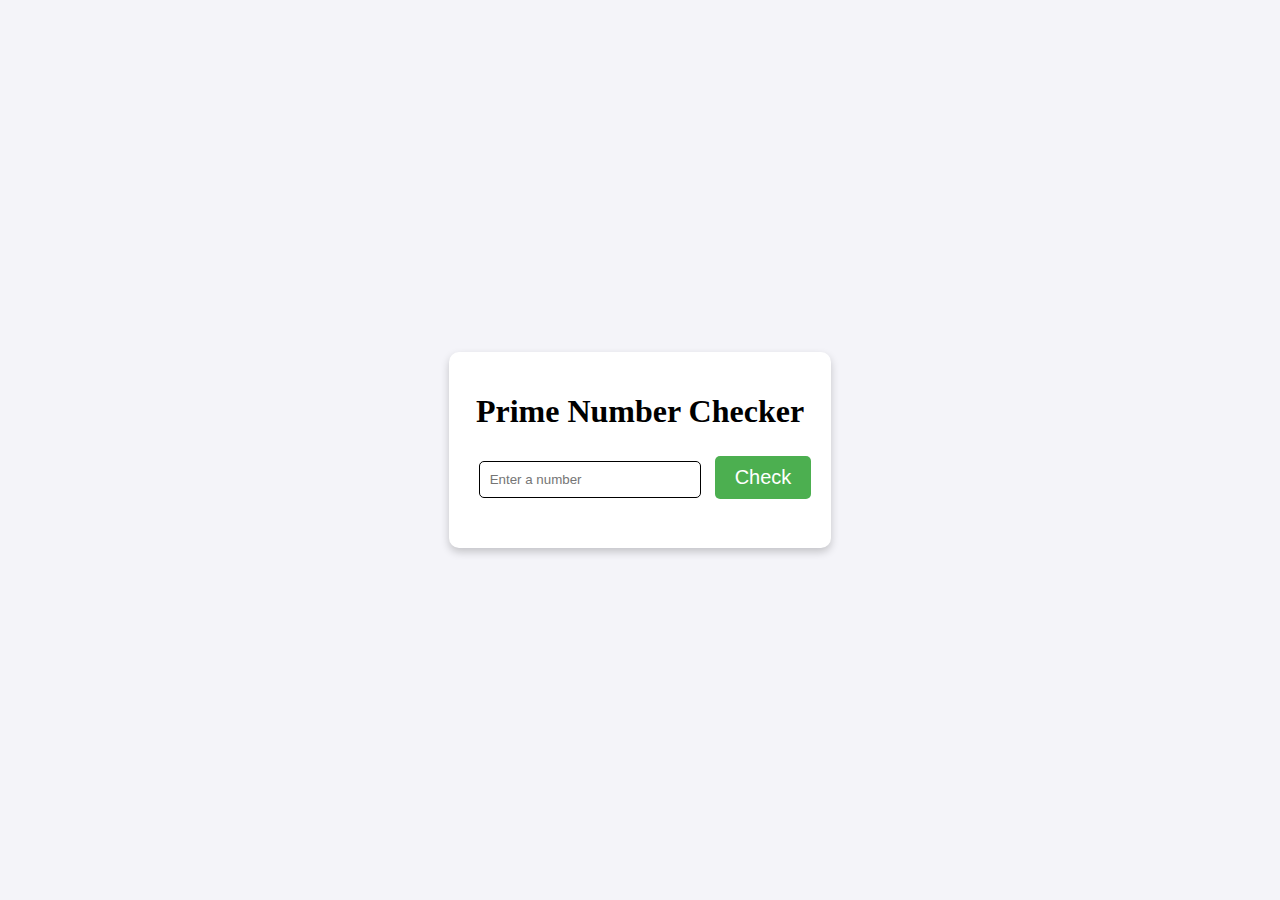
<file: index.html>
<!DOCTYPE html>
<html lang="en">
<head>
    <meta charset="UTF-8">
    <meta name="viewport" content="width=device-width, initial-scale=1.0">
    <title>Prime_Number_Checker</title>
   
    <style>
        button{
            background-color:#4CAF50;
            color: white;
            font-size: 20px;
            padding: 10px 20px;
            border-radius: 5px;
            border: none;
            cursor: pointer;
        }
        input{
            padding: 10px;
            width: 200px;
            margin: 10px;
            border: 1px solid black;
            border-radius:5px;
        }
        .container{
            background-color: white;
            text-align: center;
            padding:20px ;
            border-radius: 10px;
            box-shadow: 0 4px 8px rgba(0, 0, 0, 0.2);

        }
        body{
            font-family: 'Times New Roman', Times, serif;
            display: flex;
            align-items: center;
            justify-content: center;
            height: 100vh;
            margin: 0;
            padding:0;
            background-color: #f4f4f9;

        }
        button:hover{
            background-color: green;
        }
        .result{
            margin-top:20px;
            font-size: 20px;
        }
    </style>

</head>
<body>
    <div class="container">
        <h1>Prime Number Checker</h1>
       
        <input type="number" id="input" placeholder="Enter a number">
        <button class="checkbutton" onclick="checkPrime()">Check</button>
        <p class="result" id="result"></p>
    
    </div>
    <script>
        function checkPrime(){
            const n = parseInt(document.getElementById('input').value);
            const res = document.querySelector('.result');

            if(isNaN(n)||n<=1){
                res.textContent="Please enter a number greater than 1";
                res.style.color="red";
                return;
            }
            
            let isPrime = true;
            for(let i = 2; i <= Math.sqrt(n); i++){
                if(n % i === 0){
                    isPrime = false;
                    break;
                }
            }
            
            if(isPrime){
                res.textContent=`${n} is a Prime Number.`;
                res.style.color="green";
            }
            else{
                res.textContent=`${n} is not a Prime Number.`;
                res.style.color="orange";
            }
        }

        // Allow Enter key to trigger check
        document.getElementById('input').addEventListener('keypress', function(e) {
            if (e.key === 'Enter') {
                checkPrime();
            }
        });
    </script>
</body>
</html>
</file>
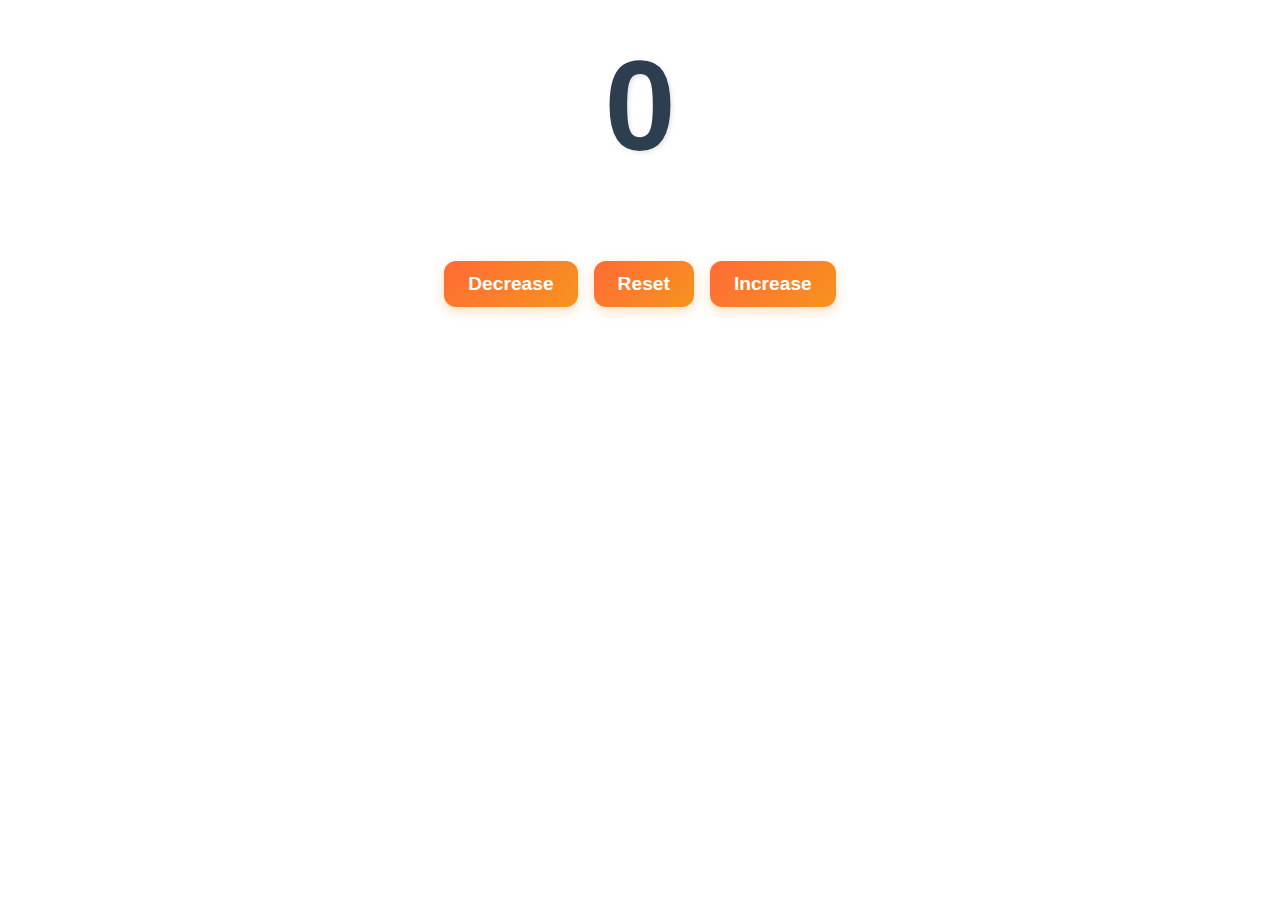
<file: 01.CounterProgram/index.html>
<!DOCTYPE html>
<html lang="en">
<head>
    <meta charset="UTF-8">
    <meta name="viewport" content="width=device-width, initial-scale=1.0">
    <title>CounterProgram</title>
    <link rel="stylesheet" href="style.css">
</head>
<body>
    <label id ="countLabel">0</label> <br>
    <div id="buttonContainer">
        <button id = "decreasebutton"class="buttons">Decrease</button>
        <button id ="reset"class="buttons">Reset</button>
        <button id="increase"class="buttons">Increase</button>
        <script src="script.js"></script>
    </div>
</body>
</html>
</file>
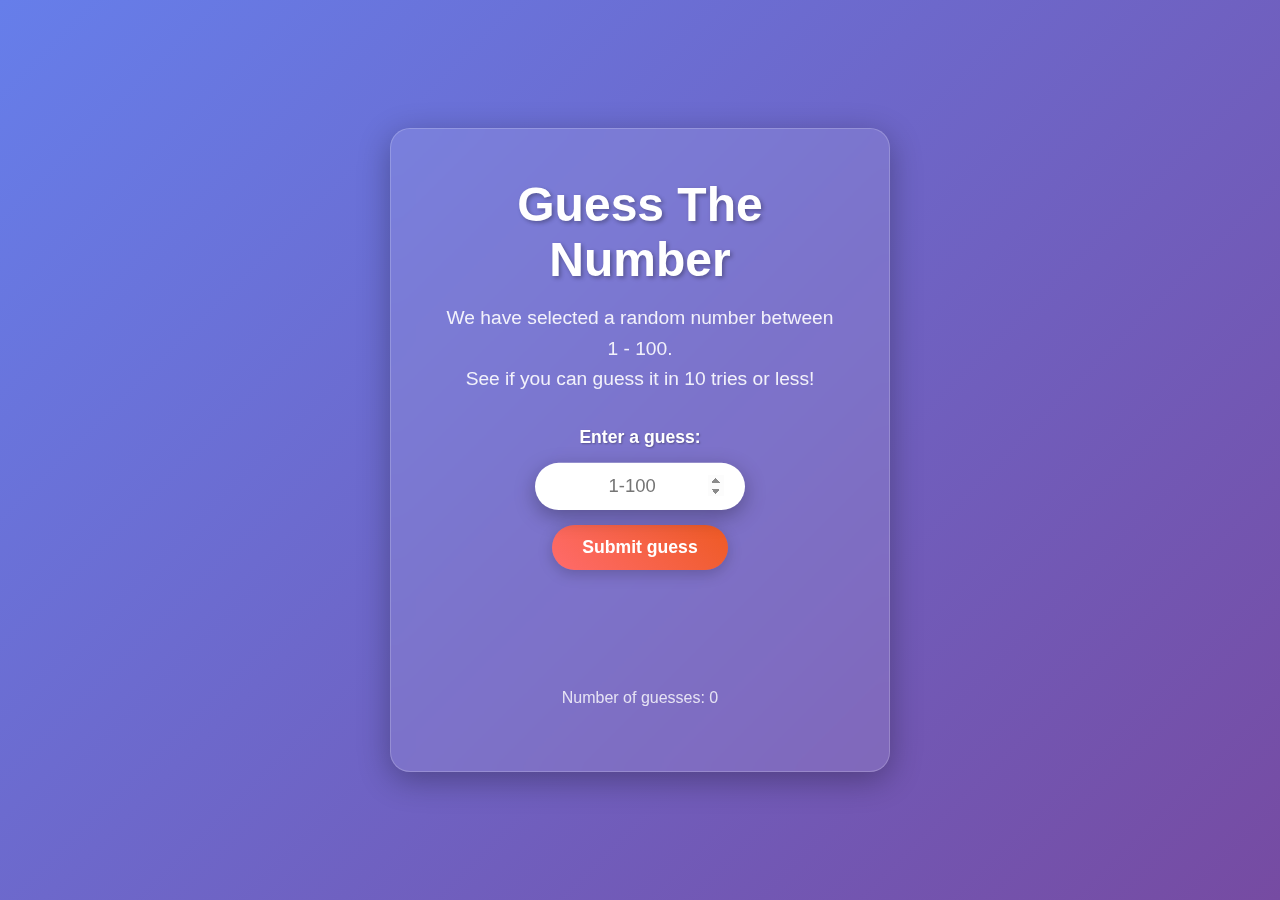
<file: 02.Numberguesser/index.html>
<!DOCTYPE html>
<html lang="en">
<head>
  <meta charset="UTF-8" />
  <meta name="viewport" content="width=device-width, initial-scale=1.0"/>
  <title>Number Guesser</title>
  <link rel="stylesheet" href="style.css" />
</head>
<body>
  <div class="game-container">
    <h1>Guess The Number</h1>
    <p>
      We have selected a random number between 1 - 100.<br />
      See if you can guess it in 10 tries or less!
    </p>

    <div class="form">
      <label for="guessField">Enter a guess:</label>
      <input
        type="number"
        id="guessField"
        class="guessField"
        min="1"
        max="100"
        placeholder="1-100"
      />
      <input
        type="submit"
        value="Submit guess"
        class="guessSubmit"
        id="submitguess"
      />
    </div>

    <div class="results">
      <div class="lastResult"></div>
      <div class="lowOrHi"></div>
      <div class="guesses">
        Number of guesses: <span id="guessCount">0</span>
      </div>
    </div>
  </div>

  <script src="script.js"></script>
</body>
</html>
</file>
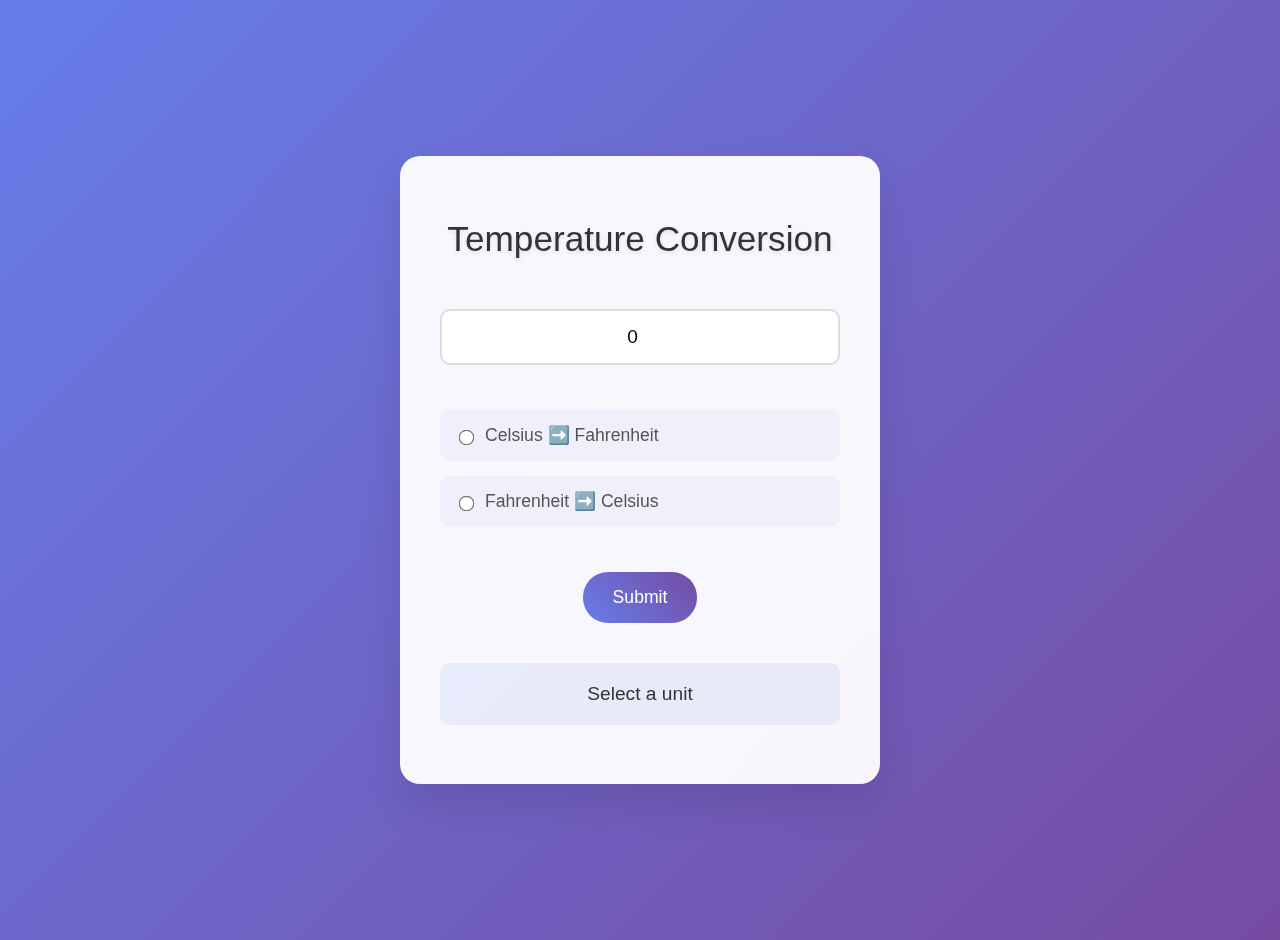
<file: 03.TemperatureConverter/index.html>
<!DOCTYPE html>
<html lang="en">
<head>
    <meta charset="UTF-8">
    <meta name="viewport" content="width=device-width, initial-scale=1.0">
    <title>Temperature Converter</title>
    <link rel="stylesheet" href="style.css">
</head>
<body>
    <form>
        <h1>Temperature Conversion</h1>
        <input type="number" id="textbox" value="0"><br>

        <div class="radio-group">
            <div class="radio-option">
                <input type="radio" id="fahrenheit" name="unit">
                <label for="fahrenheit">Celsius ➡️ Fahrenheit</label>
            </div>
            <div class="radio-option">
                <input type="radio" id="celsius" name="unit">
                <label for="celsius">Fahrenheit ➡️ Celsius</label>
            </div>
        </div>

        <button type="button" onclick="convert()">Submit</button>
        <p id="result">Select a unit</p>
    </form>
    <script src="script.js"></script>
</body>
</html>
</file>
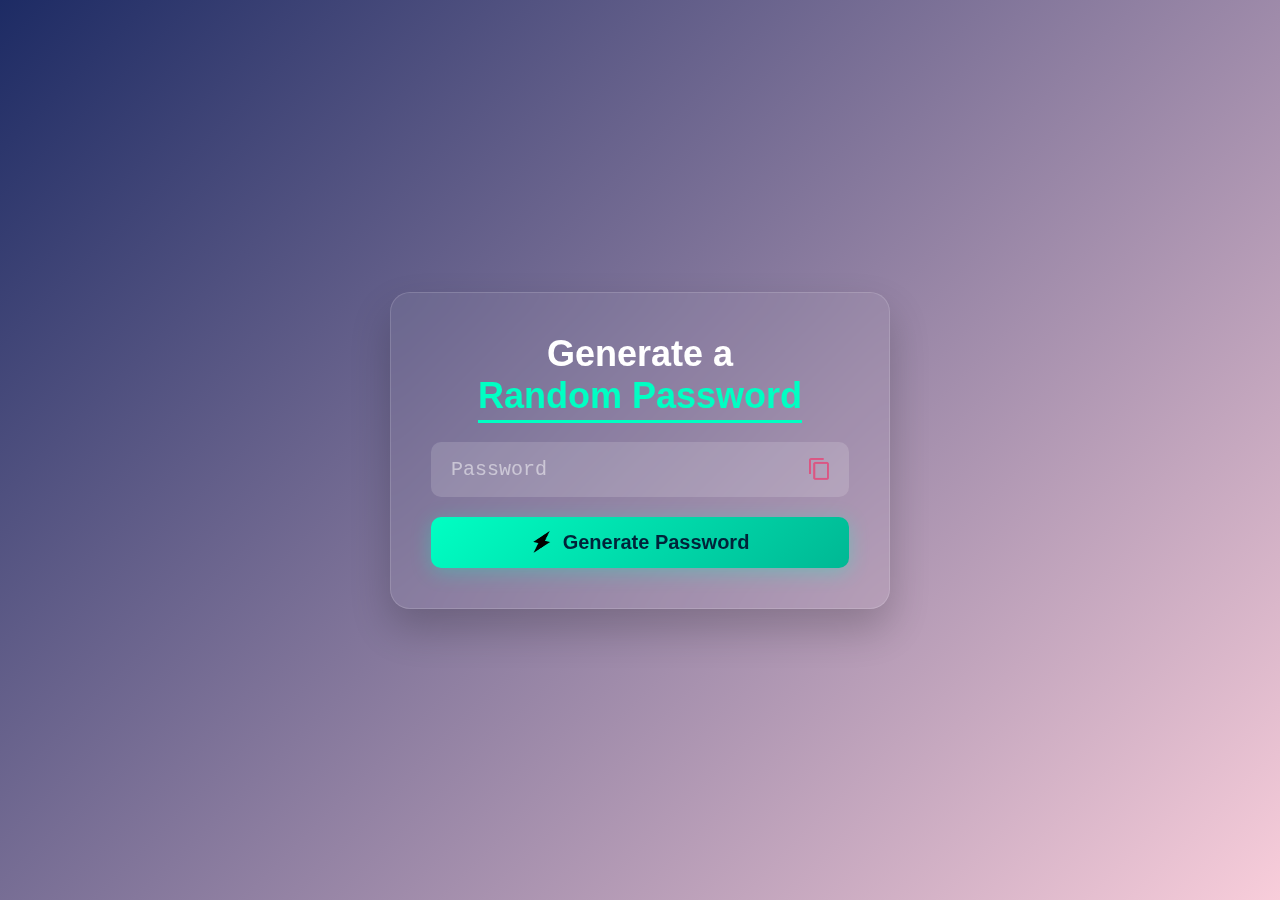
<file: 04.RandomPassword generator/index.html>
<!DOCTYPE html>
<html lang="en">
<head>
    <meta charset="UTF-8">
    <meta name="viewport" content="width=device-width, initial-scale=1.0">
    <title>Random Password Generator</title>
    <link rel="stylesheet" href="style.css">
</head>
<body>
    <div class="container">
        <h1>Generate a <br> <span>Random Password</span></h1>


        <div class="display">
            <input type="text" id="password" placeholder="Password" readonly>
            <img src="images/copy.png" id="copyButton" onclick="copypass()">
        </div>
        <button onclick="genpass()">
            <img src="images/generate.png">Generate Password
        </button>
    </div>

    <script src="script.js"></script>
</body>
</html>
</file>
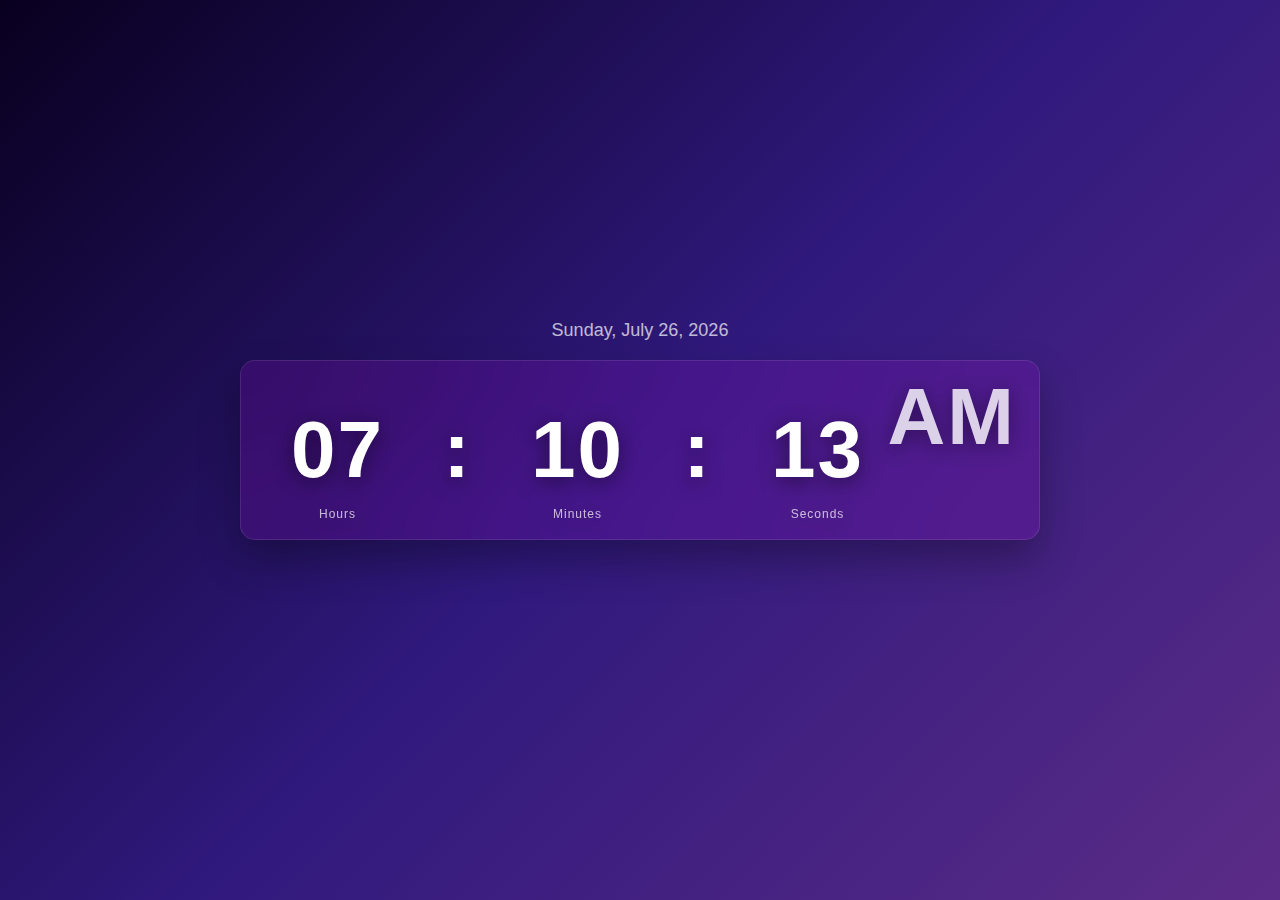
<file: 05.DigitalClockProgram/index.html>
<!DOCTYPE html>
<html lang="en">
<head>
    <meta charset="UTF-8">
    <meta name="viewport" content="width=device-width, initial-scale=1.0">
    <title>Digital Clock</title>
    <link rel="stylesheet" href="style.css">
</head>
<body>
    <div class="hero">
        <div class="container">
            <div class="date-display" id="date"></div>
            <div class="clock">
                <span id="hrs">00</span>
                <span class="colon">:</span>
                <span id="min">00</span>
                <span class="colon">:</span>
                <span id="sec">00</span>
                <span class="ampm" id="ampm">AM</span>
            </div>
        </div>
    </div>

    <script src="script.js"></script>
</body>
</html>
</file>
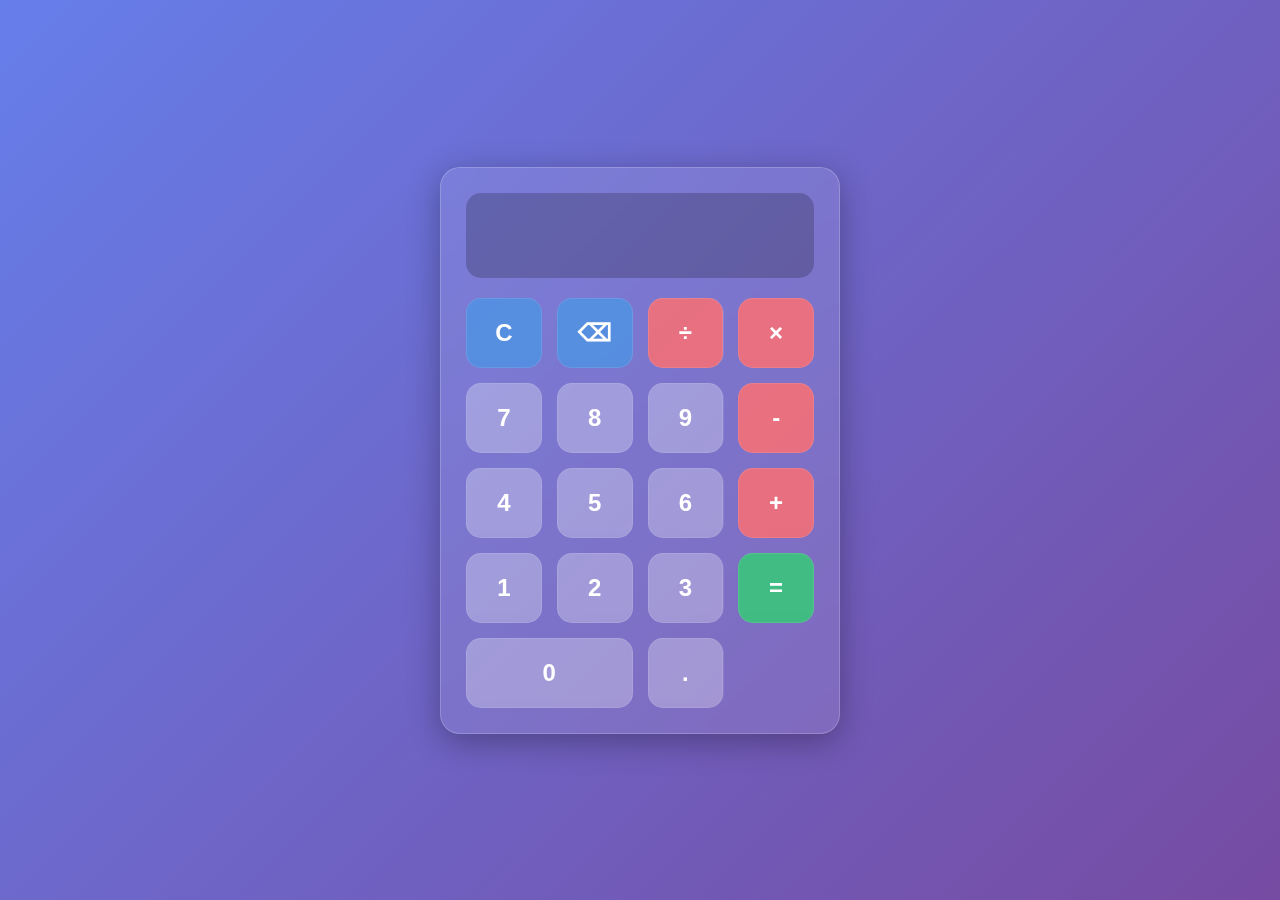
<file: 06Calculator/index.html>
<!DOCTYPE html>
<html lang="en">
<head>
    <meta charset="UTF-8">
    <meta name="viewport" content="width=device-width, initial-scale=1.0">
    <title>Calculator</title>
    <link rel="stylesheet" href="style.css">
</head>
<body>
    <div id="calculator">
        <input id="display" readonly>
        <div id="keys">
            <button onclick="clearDisplay()" class="clear">C</button>
            <button onclick="deleteLast()" class="delete">⌫</button>
            <button onclick="appendToDisplay('/')" class="operator">÷</button>
            <button onclick="appendToDisplay('*')" class="operator">×</button>
            
            <button onclick="appendToDisplay('7')" class="number">7</button>
            <button onclick="appendToDisplay('8')" class="number">8</button>
            <button onclick="appendToDisplay('9')" class="number">9</button>
            <button onclick="appendToDisplay('-')" class="operator">-</button>
            
            <button onclick="appendToDisplay('4')" class="number">4</button>
            <button onclick="appendToDisplay('5')" class="number">5</button>
            <button onclick="appendToDisplay('6')" class="number">6</button>
            <button onclick="appendToDisplay('+')" class="operator">+</button>
            
            <button onclick="appendToDisplay('1')" class="number">1</button>
            <button onclick="appendToDisplay('2')" class="number">2</button>
            <button onclick="appendToDisplay('3')" class="number">3</button>
            <button onclick="calculate()" class="equals" rowspan="2">=</button>
            
            <button onclick="appendToDisplay('0')" class="number zero">0</button>
            <button onclick="appendToDisplay('.')" class="number">.</button>
        </div>
    </div>

    <script src="script.js"></script>
</body>
</html>
</file>
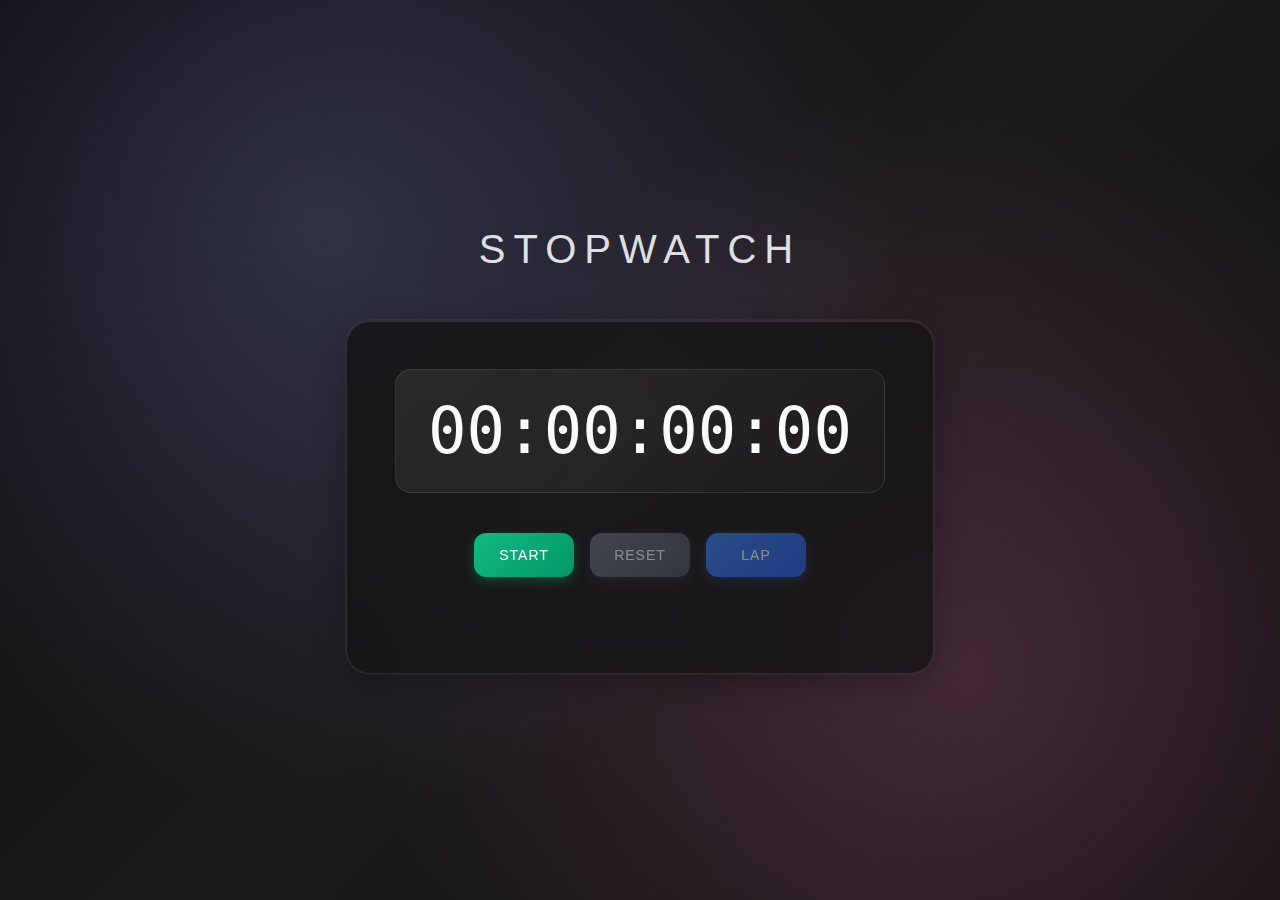
<file: 07.Stopwatch/index.html>
<!DOCTYPE html>
<html lang="en">
<head>
    <meta charset="UTF-8">
    <meta name="viewport" content="width=device-width, initial-scale=1.0">
    <title>Stopwatch</title>
    <link rel="stylesheet" href="style.css">
</head>
<body>
    <h1>Stopwatch</h1>
    <div id="container">
        <div id="display">
            00:00:00:00
        </div>
        <div id="controls">
            <button id="start" onclick="toggleTimer()">Start</button>
            <button id="reset" onclick="resetTimer()">Reset</button>
            <button id="lap" onclick="addLap()">Lap</button>
        </div>
        <div id="lap-times"></div>
    </div>
    <script src="script.js"></script>
</body>
</file>
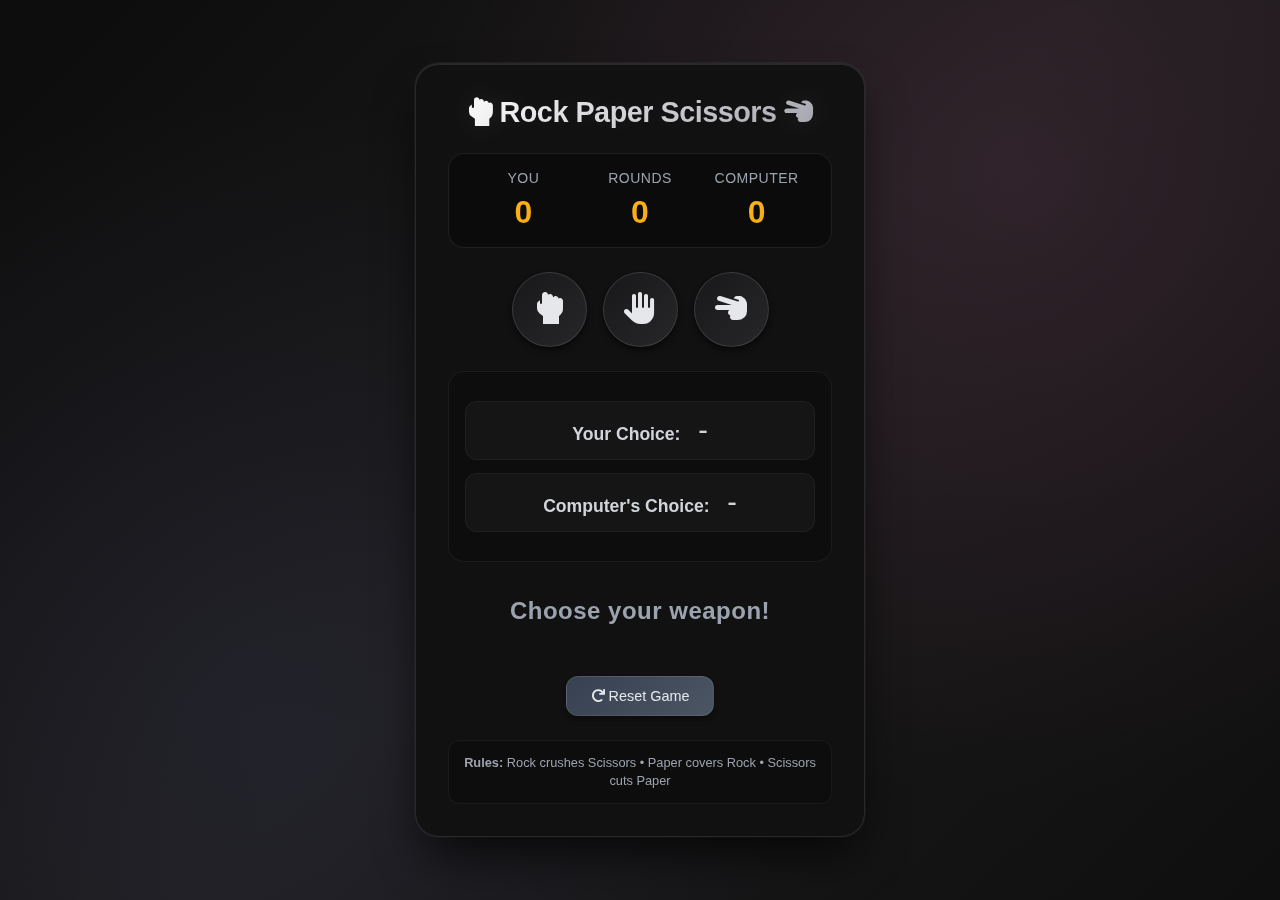
<file: 08.Rock-Paper-scissors/index.html>
<!DOCTYPE html>
<html lang="en">
<head>
    <meta charset="UTF-8">
    <meta name="viewport" content="width=device-width, initial-scale=1.0">
    <title>Rock Paper Scissors - Elite Edition</title>
    <link rel="stylesheet" href="https://cdnjs.cloudflare.com/ajax/libs/font-awesome/6.0.0/css/all.min.css">
    <link rel="stylesheet" href="style.css">
</head>
<body>
    <div class="game-container">
        <h1><i class="fas fa-hand-rock"></i> Rock Paper Scissors <i class="fas fa-hand-scissors"></i></h1>
        
        <div class="score-board">
            <div class="score-item">
                <div class="score-label">You</div>
                <div class="score-value" id="playerScore">0</div>
            </div>
            <div class="score-item">
                <div class="score-label">Rounds</div>
                <div class="score-value" id="totalRounds">0</div>
            </div>
            <div class="score-item">
                <div class="score-label">Computer</div>
                <div class="score-value" id="computerScore">0</div>
            </div>
        </div>

        <div class="choices">
            <button class="choice-btn" onclick="playGame('rock')" title="Rock">
                <i class="fas fa-hand-rock"></i>
            </button>
            <button class="choice-btn" onclick="playGame('paper')" title="Paper">
                <i class="fas fa-hand-paper"></i>
            </button>
            <button class="choice-btn" onclick="playGame('scissors')" title="Scissors">
                <i class="fas fa-hand-scissors"></i>
            </button>
        </div>

        <div class="game-display">
            <div class="player-choice" id="playerDisplay">
                <strong>Your Choice:</strong> <span class="choice-display" id="playerChoice">-</span>
            </div>
            <div class="computer-choice" id="computerDisplay">
                <strong>Computer's Choice:</strong> <span class="choice-display" id="computerChoice">-</span>
            </div>
        </div>

        <div class="result-display" id="resultDisplay">
            Choose your weapon!
        </div>

        <button class="reset-btn" onclick="resetGame()">
            <i class="fas fa-redo"></i> Reset Game
        </button>

        <div class="game-rules">
            <strong>Rules:</strong> Rock crushes Scissors • Paper covers Rock • Scissors cuts Paper
        </div>
    </div>

    <script src="script.js"></script>
</body>
</html>
</file>
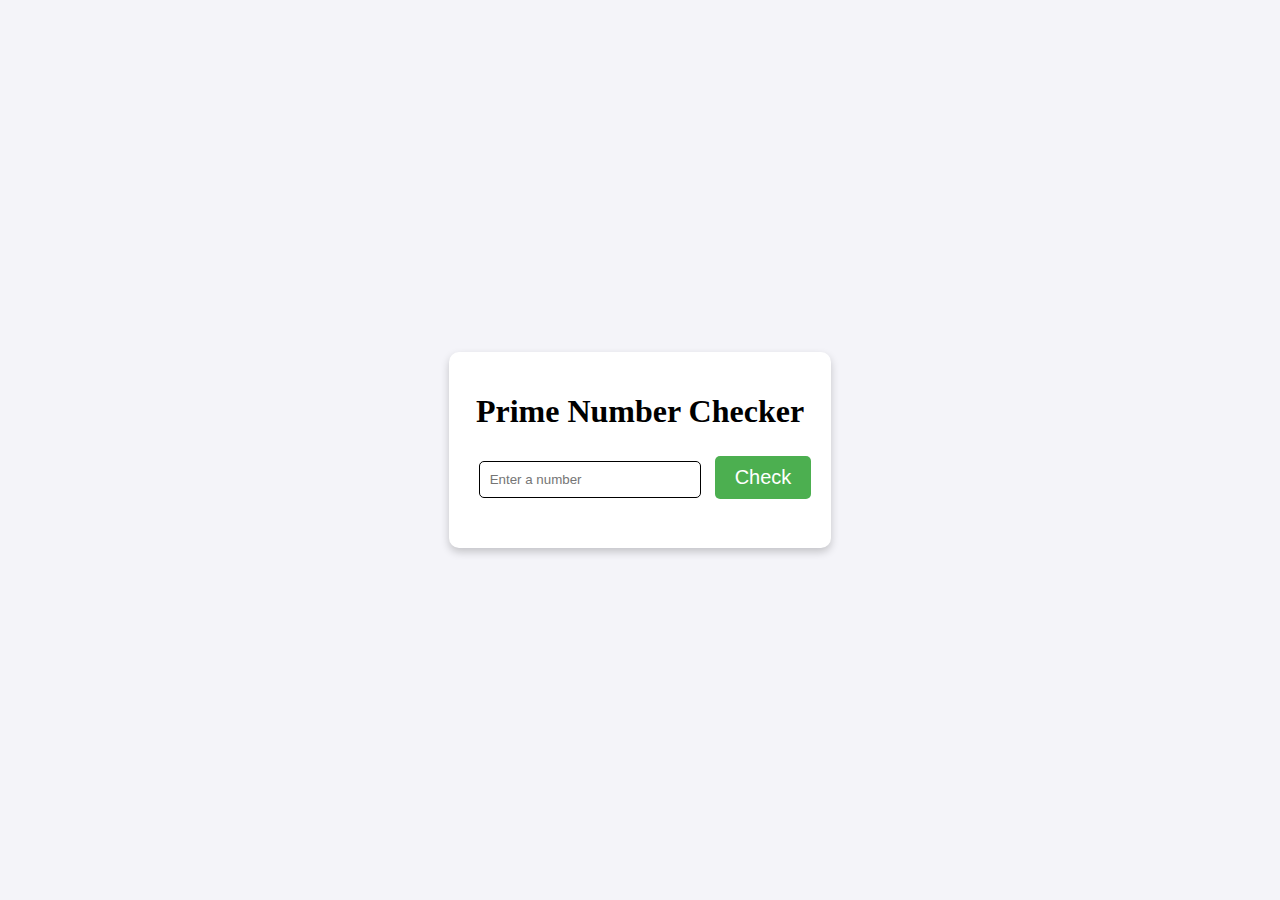
<file: 10.PrimeNumber_checker/index.html>
<!DOCTYPE html>
<html lang="en">
<head>
    <meta charset="UTF-8">
    <meta name="viewport" content="width=device-width, initial-scale=1.0">
    <title>Prime_Number_Checker</title>
   
    <style>
        button{
            background-color:#4CAF50;
            color: white;
            font-size: 20px;
            padding: 10px 20px;
            border-radius: 5px;
            border: none;
            cursor: pointer;
        }
        input{
            padding: 10px;
            width: 200px;
            margin: 10px;
            border: 1px solid black;
            border-radius:5px;
        }
        .container{
            background-color: white;
            text-align: center;
            padding:20px ;
            border-radius: 10px;
            box-shadow: 0 4px 8px rgba(0, 0, 0, 0.2);

        }
        body{
            font-family: 'Times New Roman', Times, serif;
            display: flex;
            align-items: center;
            justify-content: center;
            height: 100vh;
            margin: 0;
            padding:0;
            background-color: #f4f4f9;

        }
        button:hover{
            background-color: green;
        }
        .result{
            margin-top:20px;
            font-size: 20px;
        }
    </style>

</head>
<body>
    <div class="container">
        <h1>Prime Number Checker</h1>
       
        <input type="number" id="input" placeholder="Enter a number">
        <button class="checkbutton" onclick="checkPrime()">Check</button>
        <p class="result" id="result"></p>
    
    </div>
    <script>
        function checkPrime(){
            const n = parseInt(document.getElementById('input').value);
            const res = document.querySelector('.result');

            if(isNaN(n)||n<=1){
                res.textContent="Please enter a number greater than 1";
                res.style.color="red";
                return;
            }
            
            let isPrime = true;
            for(let i = 2; i <= Math.sqrt(n); i++){
                if(n % i === 0){
                    isPrime = false;
                    break;
                }
            }
            
            if(isPrime){
                res.textContent=`${n} is a Prime Number.`;
                res.style.color="green";
            }
            else{
                res.textContent=`${n} is not a Prime Number.`;
                res.style.color="orange";
            }
        }

        // Allow Enter key to trigger check
        document.getElementById('input').addEventListener('keypress', function(e) {
            if (e.key === 'Enter') {
                checkPrime();
            }
        });
    </script>
</body>
</html>
</file>
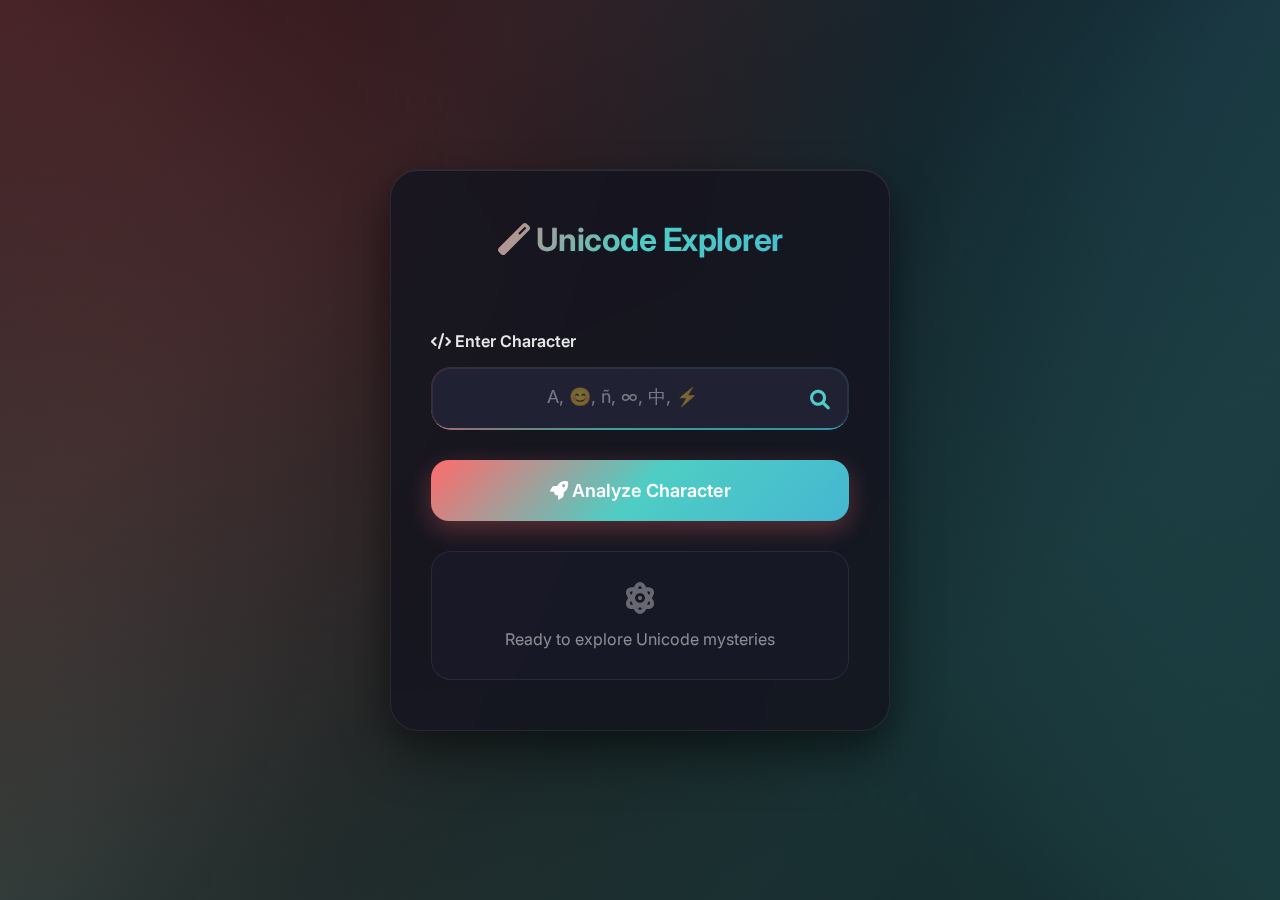
<file: 11.Unicode_Character_value/index.html>
<!DOCTYPE html>
<html lang="en">
<head>
    <meta charset="UTF-8">
    <meta name="viewport" content="width=device-width, initial-scale=1.0">
    <title>Unicode Character Finder</title>
    <link href="https://cdnjs.cloudflare.com/ajax/libs/font-awesome/6.0.0/css/all.min.css" rel="stylesheet">
</head>
<style>
    @import url('https://fonts.googleapis.com/css2?family=Inter:wght@400;500;600;700&display=swap');
    
    * {
        box-sizing: border-box;
        margin: 0;
        padding: 0;
    }

    body {
        font-family: 'Inter', -apple-system, BlinkMacSystemFont, sans-serif;
        background: #0a0a0f;
        min-height: 100vh;
        display: flex;
        justify-content: center;
        align-items: center;
        padding: 20px;
        position: relative;
        overflow: hidden;
    }

    /* Dynamic gradient background */
    body::before {
        content: '';
        position: fixed;
        top: -50%;
        left: -50%;
        width: 200%;
        height: 200%;
        background: 
            radial-gradient(circle at 25% 25%, #ff6b6b40 0%, transparent 40%),
            radial-gradient(circle at 75% 75%, #4ecdc440 0%, transparent 40%),
            radial-gradient(circle at 75% 25%, #45b7d140 0%, transparent 40%),
            radial-gradient(circle at 25% 75%, #96ceb440 0%, transparent 40%);
        animation: gradientShift 15s ease infinite;
        z-index: -2;
    }

    body::after {
        content: '';
        position: fixed;
        top: 0;
        left: 0;
        width: 100%;
        height: 100%;
        background: 
            linear-gradient(135deg, transparent 0%, rgba(255, 107, 107, 0.05) 25%, transparent 50%, rgba(78, 205, 196, 0.05) 75%, transparent 100%);
        z-index: -1;
        animation: backgroundFlow 20s ease-in-out infinite alternate;
    }

    @keyframes gradientShift {
        0%, 100% { transform: rotate(0deg) scale(1); }
        33% { transform: rotate(120deg) scale(1.1); }
        66% { transform: rotate(240deg) scale(0.9); }
    }

    @keyframes backgroundFlow {
        0% { opacity: 0.3; transform: translateX(-10px); }
        100% { opacity: 0.6; transform: translateX(10px); }
    }

    .container {
        background: rgba(20, 20, 30, 0.85);
        backdrop-filter: blur(25px);
        border: 1px solid rgba(255, 255, 255, 0.08);
        border-radius: 28px;
        padding: 50px 40px;
        width: 100%;
        max-width: 500px;
        box-shadow: 
            0 25px 50px rgba(0, 0, 0, 0.4),
            0 10px 30px rgba(0, 0, 0, 0.2),
            inset 0 1px 0 rgba(255, 255, 255, 0.1);
        position: relative;
        animation: containerAppear 0.8s cubic-bezier(0.4, 0, 0.2, 1);
        z-index: 1;
    }

    @keyframes containerAppear {
        from {
            opacity: 0;
            transform: translateY(40px) scale(0.95);
        }
        to {
            opacity: 1;
            transform: translateY(0) scale(1);
        }
    }

    .header {
        text-align: center;
        margin-bottom: 40px;
    }

    h1 {
        font-size: 32px;
        font-weight: 700;
        background: linear-gradient(135deg, #ff6b6b, #4ecdc4, #45b7d1);
        -webkit-background-clip: text;
        -webkit-text-fill-color: transparent;
        background-clip: text;
        margin-bottom: 12px;
        letter-spacing: -0.5px;
        animation: titleGlow 3s ease-in-out infinite alternate;
    }

    @keyframes titleGlow {
        from { filter: brightness(1); }
        to { filter: brightness(1.2); }
    }

    .subtitle {
        color: rgba(255, 255, 255, 0.6);
        font-size: 16px;
        font-weight: 400;
        opacity: 0;
        animation: subtitleFade 1s ease 0.3s forwards;
    }

    @keyframes subtitleFade {
        to { opacity: 1; }
    }

    .input-group {
        margin-bottom: 30px;
    }

    label {
        display: block;
        font-size: 16px;
        font-weight: 600;
        color: rgba(255, 255, 255, 0.9);
        margin-bottom: 16px;
        text-align: left;
    }

    .input-wrapper {
        position: relative;
        overflow: hidden;
        border-radius: 20px;
    }

    .input-wrapper::before {
        content: '';
        position: absolute;
        inset: 0;
        padding: 2px;
        background: linear-gradient(135deg, #ff6b6b, #4ecdc4, #45b7d1);
        border-radius: inherit;
        mask: linear-gradient(#fff 0 0) content-box, linear-gradient(#fff 0 0);
        mask-composite: xor;
        -webkit-mask-composite: xor;
        opacity: 0;
        transition: opacity 0.3s ease;
    }

    .input-wrapper:focus-within::before {
        opacity: 1;
        animation: borderGlow 2s ease infinite;
    }

    @keyframes borderGlow {
        0%, 100% { opacity: 1; }
        50% { opacity: 0.6; }
    }

    input[type="text"] {
        width: 100%;
        padding: 20px 60px 20px 24px;
        background: rgba(30, 30, 45, 0.8);
        border: 1px solid rgba(255, 255, 255, 0.1);
        border-radius: 18px;
        font-size: 18px;
        text-align: center;
        color: #ffffff;
        outline: none;
        transition: all 0.4s cubic-bezier(0.4, 0, 0.2, 1);
        font-family: inherit;
    }

    input[type="text"]:focus {
        background: rgba(35, 35, 55, 0.9);
        border-color: transparent;
        transform: translateY(-2px);
        box-shadow: 0 10px 30px rgba(0, 0, 0, 0.3);
    }

    input::placeholder {
        color: rgba(255, 255, 255, 0.4);
        font-style: normal;
    }

    .input-icon {
        position: absolute;
        right: 20px;
        top: 50%;
        transform: translateY(-50%);
        color: rgba(255, 255, 255, 0.4);
        font-size: 18px;
        transition: all 0.3s ease;
        pointer-events: none;
    }

    .input-wrapper:focus-within .input-icon {
        color: #4ecdc4;
        transform: translateY(-50%) scale(1.1);
    }

    .button-wrapper {
        position: relative;
        margin-bottom: 30px;
    }

    button {
        width: 100%;
        background: linear-gradient(135deg, #ff6b6b 0%, #4ecdc4 50%, #45b7d1 100%);
        color: white;
        font-size: 18px;
        font-weight: 600;
        padding: 20px;
        border: none;
        border-radius: 18px;
        cursor: pointer;
        position: relative;
        overflow: hidden;
        transition: all 0.4s cubic-bezier(0.4, 0, 0.2, 1);
        font-family: inherit;
        box-shadow: 0 8px 25px rgba(255, 107, 107, 0.3);
    }

    button::before {
        content: '';
        position: absolute;
        top: 0;
        left: -100%;
        width: 100%;
        height: 100%;
        background: linear-gradient(90deg, transparent, rgba(255, 255, 255, 0.3), transparent);
        transition: left 0.6s cubic-bezier(0.4, 0, 0.2, 1);
    }

    button:hover {
        transform: translateY(-3px);
        box-shadow: 0 15px 40px rgba(255, 107, 107, 0.4);
        background: linear-gradient(135deg, #ff5252 0%, #26a69a 50%, #2196f3 100%);
    }

    button:hover::before {
        left: 100%;
    }

    button:active {
        transform: translateY(-1px);
    }

    #result {
        background: rgba(25, 25, 40, 0.8);
        border: 1px solid rgba(255, 255, 255, 0.08);
        border-radius: 20px;
        padding: 30px;
        min-height: 120px;
        display: flex;
        flex-direction: column;
        align-items: center;
        justify-content: center;
        color: rgba(255, 255, 255, 0.7);
        transition: all 0.5s cubic-bezier(0.4, 0, 0.2, 1);
        position: relative;
        overflow: hidden;
    }

    #result::before {
        content: '';
        position: absolute;
        inset: 0;
        background: linear-gradient(135deg, rgba(255, 107, 107, 0.1), rgba(78, 205, 196, 0.1));
        opacity: 0;
        transition: opacity 0.5s ease;
    }

    #result.show-result {
        background: rgba(30, 30, 50, 0.9);
        border-color: rgba(78, 205, 196, 0.3);
        transform: scale(1.02);
        box-shadow: 0 15px 40px rgba(0, 0, 0, 0.4);
    }

    #result.show-result::before {
        opacity: 1;
    }

    .result-content {
        position: relative;
        z-index: 1;
        text-align: center;
        width: 100%;
    }

    .character-display {
        font-size: 64px;
        margin: 15px 0 25px;
        animation: characterBounce 0.8s cubic-bezier(0.68, -0.55, 0.265, 1.55);
        filter: drop-shadow(0 0 20px rgba(78, 205, 196, 0.5));
    }

    @keyframes characterBounce {
        0% {
            opacity: 0;
            transform: scale(0.3) rotate(-10deg);
        }
        70% {
            transform: scale(1.1) rotate(5deg);
        }
        100% {
            opacity: 1;
            transform: scale(1) rotate(0deg);
        }
    }

    .result-item {
        display: flex;
        align-items: center;
        justify-content: space-between;
        margin: 12px 0;
        padding: 12px 16px;
        background: rgba(40, 40, 60, 0.6);
        border-radius: 12px;
        animation: itemSlide 0.5s ease-out;
        transition: all 0.3s ease;
    }

    .result-item:hover {
        background: rgba(50, 50, 70, 0.8);
        transform: translateX(5px);
    }

    @keyframes itemSlide {
        from {
            opacity: 0;
            transform: translateX(-20px);
        }
        to {
            opacity: 1;
            transform: translateX(0);
        }
    }

    .result-left {
        display: flex;
        align-items: center;
    }

    .result-icon {
        margin-right: 12px;
        font-size: 16px;
        color: #4ecdc4;
    }

    .result-label {
        font-weight: 500;
        color: rgba(255, 255, 255, 0.8);
        margin-right: 8px;
    }

    .result-value {
        font-weight: 600;
        color: #ffffff;
        font-family: 'Monaco', 'Consolas', monospace;
    }

    .copy-button {
        background: rgba(78, 205, 196, 0.2);
        border: 1px solid rgba(78, 205, 196, 0.4);
        color: #4ecdc4;
        padding: 4px 8px;
        border-radius: 6px;
        font-size: 10px;
        cursor: pointer;
        transition: all 0.3s ease;
        font-family: inherit;
        min-width: 24px;
        height: 24px;
        display: flex;
        align-items: center;
        justify-content: center;
    }

    .copy-button:hover {
        background: rgba(78, 205, 196, 0.3);
        transform: scale(1.05);
    }

    .reset-button {
        background: rgba(255, 107, 107, 0.2);
        border: 1px solid rgba(255, 107, 107, 0.4);
        color: #ff6b6b;
        padding: 12px 24px;
        border-radius: 14px;
        font-size: 14px;
        cursor: pointer;
        transition: all 0.3s ease;
        font-family: inherit;
        margin-top: 20px;
        display: flex;
        align-items: center;
        justify-content: center;
        gap: 8px;
    }

    .reset-button:hover {
        background: rgba(255, 107, 107, 0.3);
        transform: translateY(-2px);
        box-shadow: 0 8px 20px rgba(255, 107, 107, 0.2);
    }

    .reset-button:active {
        transform: translateY(0);
    }

    .loading-container {
        display: flex;
        flex-direction: column;
        align-items: center;
        gap: 15px;
    }

    .loading-spinner {
        width: 40px;
        height: 40px;
        border: 3px solid rgba(255, 255, 255, 0.1);
        border-top: 3px solid #4ecdc4;
        border-radius: 50%;
        animation: spin 1s linear infinite;
    }

    @keyframes spin {
        0% { transform: rotate(0deg); }
        100% { transform: rotate(360deg); }
    }

    .empty-state {
        text-align: center;
        color: rgba(255, 255, 255, 0.5);
    }

    .empty-state i {
        font-size: 32px;
        margin-bottom: 15px;
        opacity: 0.7;
    }

    /* Responsive design */
    @media (max-width: 480px) {
        .container {
            padding: 40px 30px;
            margin: 10px;
        }
        
        h1 {
            font-size: 28px;
        }
        
        input[type="text"] {
            padding: 18px 50px 18px 20px;
            font-size: 16px;
        }
        
        button {
            padding: 18px;
            font-size: 16px;
        }
        
        .character-display {
            font-size: 48px;
        }
    }
</style>
<body>
    <div class="container">
        <div class="header">
            <h1><i class="fas fa-magic"></i> Unicode Explorer</h1>
            <p class="subtitle">Decode the digital DNA of characters</p>
        </div>
        
        <div class="input-group">
            <label for="charInput"><i class="fas fa-code"></i> Enter Character</label>
            <div class="input-wrapper">
                <input type="text" id="charInput" maxlength="2" placeholder="A, 😊, ñ, ∞, 中, ⚡">
                <i class="fas fa-search input-icon"></i>
            </div>
        </div>
        
        <div class="button-wrapper">
            <button id="getUnicode">
                <i class="fas fa-rocket"></i> Analyze Character
            </button>
        </div>
        
        <div id="result">
            <div class="result-content">
                <div class="empty-state">
                    <i class="fas fa-atom"></i>
                    <p>Ready to explore Unicode mysteries</p>
                </div>
            </div>
        </div>
    </div>
    
    <script>
        const input = document.getElementById('charInput');
        const button = document.getElementById('getUnicode');
        const result = document.getElementById('result');
        
        function showLoading() {
            result.innerHTML = `
                <div class="result-content">
                    <div class="loading-container">
                        <div class="loading-spinner"></div>
                        <p>Decoding character...</p>
                    </div>
                </div>
            `;
        }
        
        function copyToClipboard(text, buttonElement) {
            navigator.clipboard.writeText(text).then(() => {
                const originalText = buttonElement.innerHTML;
                buttonElement.innerHTML = '<i class="fas fa-check"></i>';
                buttonElement.style.background = 'rgba(76, 175, 80, 0.3)';
                buttonElement.style.borderColor = 'rgba(76, 175, 80, 0.6)';
                buttonElement.style.color = '#4caf50';
                
                setTimeout(() => {
                    buttonElement.innerHTML = originalText;
                    buttonElement.style.background = 'rgba(78, 205, 196, 0.2)';
                    buttonElement.style.borderColor = 'rgba(78, 205, 196, 0.4)';
                    buttonElement.style.color = '#4ecdc4';
                }, 1500);
            });
        }
        
        function getUnicodeValue() {
            const char = input.value.trim();
            
            if (char === '') {
                result.classList.remove('show-result');
                result.innerHTML = `
                    <div class="result-content">
                        <div class="empty-state">
                            <i class="fas fa-exclamation-triangle" style="color: #ff6b6b;"></i>
                            <p>Please enter a character to analyze</p>
                        </div>
                    </div>
                `;
                return;
            }
            
            showLoading();
            
            setTimeout(() => {
                const firstChar = char[0];
                const unicodeValue = firstChar.codePointAt(0);
                const hexValue = unicodeValue.toString(16).toUpperCase().padStart(4, '0');
                const category = getUnicodeCategory(unicodeValue);
                const binaryValue = unicodeValue.toString(2);
                
                result.classList.add('show-result');
                result.innerHTML = `
                    <div class="result-content">
                        <div class="character-display">${firstChar}</div>
                        
                        <div class="result-item">
                            <div class="result-left">
                                <i class="fas fa-hashtag result-icon"></i>
                                <span class="result-label">Unicode:</span>
                                <span class="result-value">U+${hexValue}</span>
                            </div>
                            <button class="copy-button" onclick="copyToClipboard('U+${hexValue}', this)">
                                <i class="fas fa-copy"></i>
                            </button>
                        </div>
                        
                        <div class="result-item">
                            <div class="result-left">
                                <i class="fas fa-calculator result-icon"></i>
                                <span class="result-label">Decimal:</span>
                                <span class="result-value">${unicodeValue}</span>
                            </div>
                            <button class="copy-button" onclick="copyToClipboard('${unicodeValue}', this)">
                                <i class="fas fa-copy"></i>
                            </button>
                        </div>
                        
                        <div class="result-item">
                            <div class="result-left">
                                <i class="fas fa-code result-icon"></i>
                                <span class="result-label">Binary:</span>
                                <span class="result-value">${binaryValue}</span>
                            </div>
                            <button class="copy-button" onclick="copyToClipboard('${binaryValue}', this)">
                                <i class="fas fa-copy"></i>
                            </button>
                        </div>
                        
                        <div class="result-item">
                            <div class="result-left">
                                <i class="fas fa-tags result-icon"></i>
                                <span class="result-label">Category:</span>
                                <span class="result-value">${category}</span>
                            </div>
                        </div>
                        
                        <button class="reset-button" onclick="resetForm()">
                            <i class="fas fa-refresh"></i>
                            <span>Check Another Character</span>
                        </button>
                    </div>
                `;
            }, 1200);
        }
        
        function getUnicodeCategory(codePoint) {
            if (codePoint >= 0x0030 && codePoint <= 0x0039) return 'Decimal Number';
            if (codePoint >= 0x0041 && codePoint <= 0x005A) return 'Uppercase Letter';
            if (codePoint >= 0x0061 && codePoint <= 0x007A) return 'Lowercase Letter';
            if (codePoint >= 0x1F600 && codePoint <= 0x1F64F) return 'Emoji Faces';
            if (codePoint >= 0x1F300 && codePoint <= 0x1F5FF) return 'Emoji Symbols';
            if (codePoint >= 0x1F680 && codePoint <= 0x1F6FF) return 'Emoji Transport';
            if (codePoint >= 0x2600 && codePoint <= 0x26FF) return 'Miscellaneous Symbols';
            if (codePoint >= 0x0020 && codePoint <= 0x007F) return 'Basic Latin';
            if (codePoint >= 0x4E00 && codePoint <= 0x9FFF) return 'CJK Ideograph';
            if (codePoint >= 0x0080 && codePoint <= 0x00FF) return 'Latin Supplement';
            return 'Unicode Character';
        }
        
        function resetForm() {
            input.value = '';
            result.classList.remove('show-result');
            result.innerHTML = `
                <div class="result-content">
                    <div class="empty-state">
                        <i class="fas fa-atom"></i>
                        <p>Ready to explore Unicode mysteries</p>
                    </div>
                </div>
            `;
            input.focus();
        }
        
        // Event listeners
        button.addEventListener('click', getUnicodeValue);
        
        input.addEventListener('keypress', function(event) {
            if (event.key === 'Enter') {
                getUnicodeValue();
            }
        });
        
        input.addEventListener('input', function() {
            if (input.value.trim() === '') {
                result.classList.remove('show-result');
                result.innerHTML = `
                    <div class="result-content">
                        <div class="empty-state">
                            <i class="fas fa-atom"></i>
                            <p>Ready to explore Unicode mysteries</p>
                        </div>
                    </div>
                `;
            }
        });
        
        // Auto-focus input
        input.focus();
    </script>
</body>
</html>
</file>
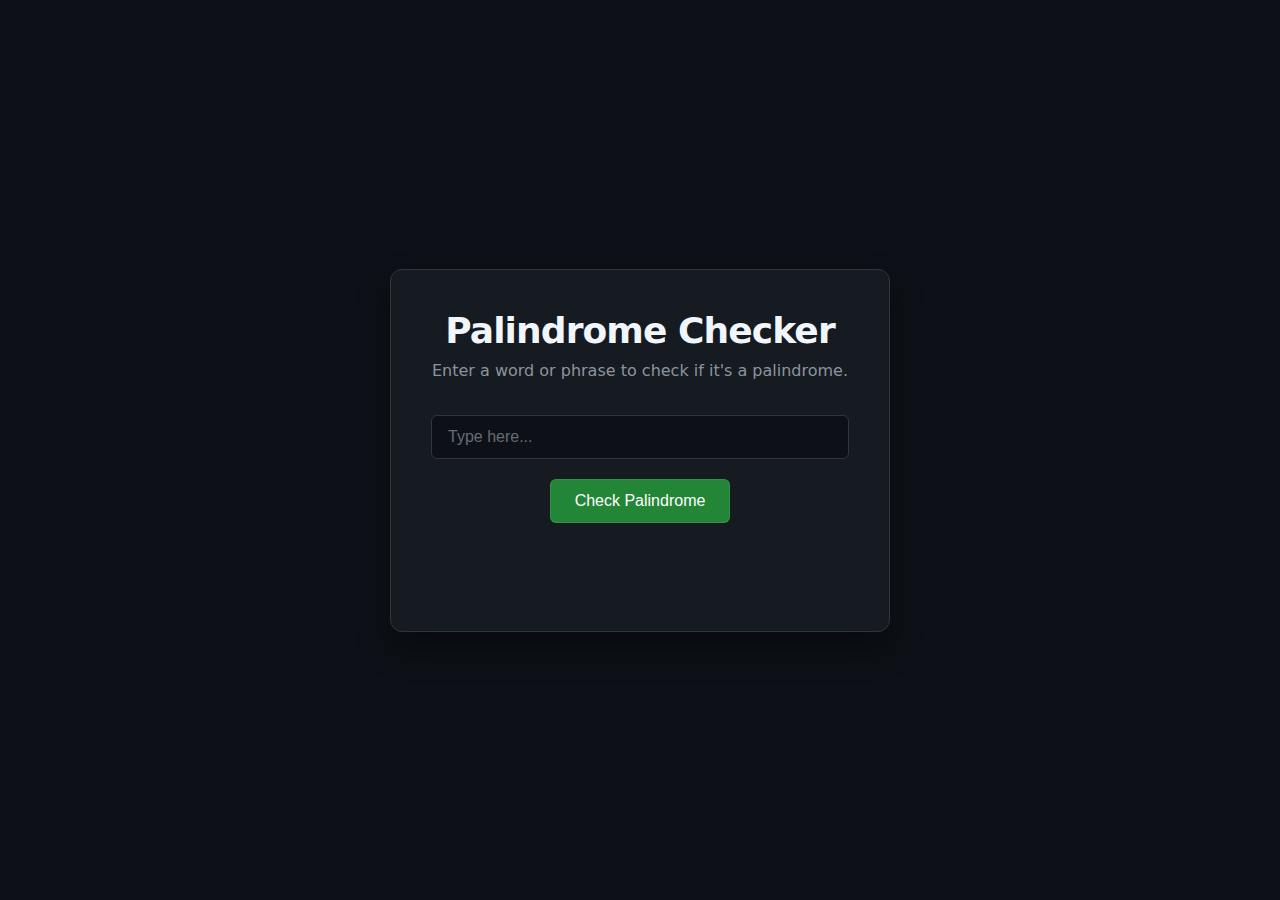
<file: 12.PalindromeChecker/index.html>
<!DOCTYPE html>
<html lang="en">
<head>
    <meta charset="UTF-8">
    <meta name="viewport" content="width=device-width, initial-scale=1.0">
    <title>Palindrome Checker</title>
    <style>
        * {
            margin: 0;
            padding: 0;
            box-sizing: border-box;
        }

        body {
            font-family: 'Inter', 'Segoe UI', system-ui, sans-serif;
            background: #0d1117;
            color: #e6edf3;
            min-height: 100vh;
            display: flex;
            align-items: center;
            justify-content: center;
            padding: 20px;
        }

        .container {
            background: #161b22;
            border: 1px solid #30363d;
            padding: 40px;
            border-radius: 12px;
            box-shadow: 0 16px 32px rgba(0, 0, 0, 0.4);
            text-align: center;
            max-width: 500px;
            width: 100%;
        }

        h1 {
            color: #f0f6fc;
            margin-bottom: 8px;
            font-size: 2.25em;
            font-weight: 600;
            letter-spacing: -0.025em;
        }

        p {
            color: #8b949e;
            margin-bottom: 32px;
            font-size: 1em;
            line-height: 1.5;
        }

        #input {
            width: 100%;
            padding: 12px 16px;
            font-size: 1em;
            border: 1px solid #30363d;
            border-radius: 6px;
            outline: none;
            transition: all 0.2s ease;
            margin-bottom: 20px;
            background: #0d1117;
            color: #e6edf3;
        }

        #input:focus {
            border-color: #1f6feb;
            box-shadow: 0 0 0 3px rgba(31, 111, 235, 0.1);
        }

        #input::placeholder {
            color: #656d76;
        }

        #check {
            background: #238636;
            color: #ffffff;
            border: 1px solid rgba(240, 246, 252, 0.1);
            padding: 12px 24px;
            font-size: 1em;
            border-radius: 6px;
            cursor: pointer;
            transition: all 0.2s ease;
            font-weight: 500;
            margin-bottom: 24px;
        }

        #check:hover {
            background: #2ea043;
            border-color: rgba(240, 246, 252, 0.15);
        }

        #check:active {
            background: #1a7f37;
        }

        #result {
            font-size: 1em;
            font-weight: 500;
            padding: 12px 16px;
            border-radius: 6px;
            transition: all 0.2s ease;
            min-height: 44px;
            display: flex;
            align-items: center;
            justify-content: center;
            border: 1px solid transparent;
        }

        .result-success {
            background: rgba(46, 160, 67, 0.15);
            border-color: #238636;
            color: #3fb950;
        }

        .result-error {
            background: rgba(248, 81, 73, 0.15);
            border-color: #da3633;
            color: #f85149;
        }

        .result-warning {
            background: rgba(187, 128, 9, 0.15);
            border-color: #bb8009;
            color: #d29922;
        }
    </style>
</head>
<body>
    <div class="container">
        <h1>Palindrome Checker</h1>
        <p>Enter a word or phrase to check if it's a palindrome.</p>
        <input type="text" id="input" placeholder="Type here...">
        <button id="check">Check Palindrome</button>
        <div id="result"></div>
    </div>

    <script>
        document.getElementById("check").addEventListener("click", function() {
            const input = document.getElementById("input").value.trim();
            const result = document.getElementById("result");

            // Reset classes
            result.className = "";

            if (input) {
                const normal = input.replace(/[^a-zA-Z0-9]/g, "").toLowerCase();
                const rev = normal.split("").reverse().join("");

                if (normal === rev) {
                    result.textContent = `"${input}" is a palindrome!`;
                    result.classList.add("result-success");
                } else {
                    result.textContent = `"${input}" is not a palindrome.`;
                    result.classList.add("result-error");
                }    
            } else {
                result.textContent = "Please enter some text.";
                result.classList.add("result-warning");
            }
        });

        // Allow Enter key to trigger check
        document.getElementById("input").addEventListener("keypress", function(e) {
            if (e.key === "Enter") {
                document.getElementById("check").click();
            }
        });
    </script>
</body>
</html>
</file>
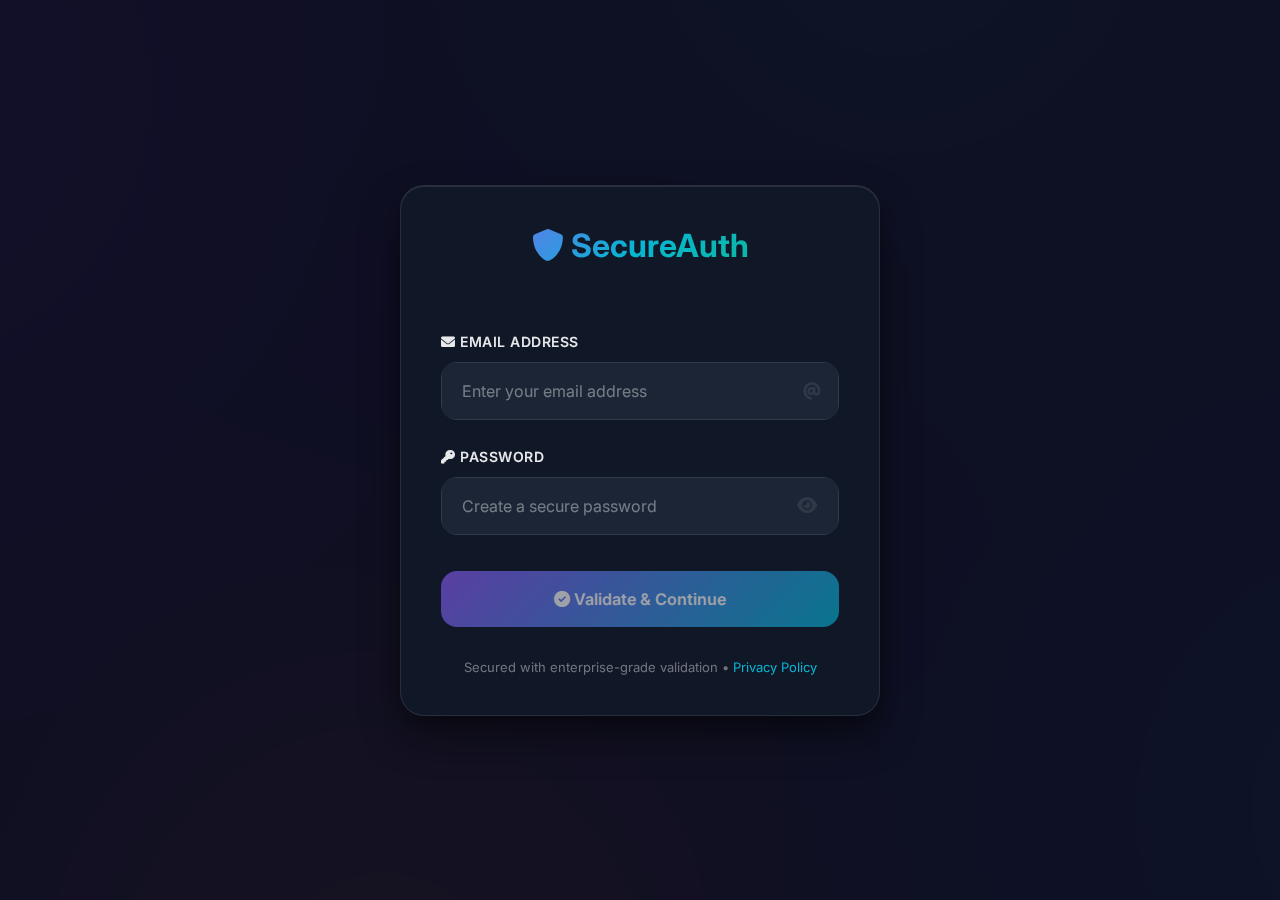
<file: 13.Email_validator/index.html>
<!DOCTYPE html>
<html lang="en">
<head>
    <meta charset="UTF-8">
    <meta name="viewport" content="width=device-width, initial-scale=1.0">
    <title>Modern Email Validator</title>
    <link href="https://cdnjs.cloudflare.com/ajax/libs/font-awesome/6.0.0/css/all.min.css" rel="stylesheet">
</head>
<style>
    @import url('https://fonts.googleapis.com/css2?family=Inter:wght@400;500;600;700&display=swap');
    
    * {
        margin: 0;
        padding: 0;
        box-sizing: border-box;
    }

    body {
        font-family: 'Inter', -apple-system, BlinkMacSystemFont, sans-serif;
        background: #0f0f23;
        min-height: 100vh;
        display: flex;
        justify-content: center;
        align-items: center;
        padding: 20px;
        position: relative;
        overflow-x: hidden;
    }

    /* Animated background */
    body::before {
        content: '';
        position: fixed;
        top: -50%;
        left: -50%;
        width: 200%;
        height: 200%;
        background: 
            radial-gradient(circle at 20% 30%, #8b5cf6 0%, transparent 30%),
            radial-gradient(circle at 80% 70%, #06b6d4 0%, transparent 30%),
            radial-gradient(circle at 60% 20%, #10b981 0%, transparent 30%),
            radial-gradient(circle at 40% 80%, #f59e0b 0%, transparent 30%);
        animation: gradientRotate 20s ease infinite;
        opacity: 0.03;
        z-index: -1;
    }

    @keyframes gradientRotate {
        0%, 100% { transform: rotate(0deg) scale(1); }
        50% { transform: rotate(180deg) scale(1.2); }
    }

    .container {
        background: rgba(17, 24, 39, 0.9);
        backdrop-filter: blur(20px);
        border: 1px solid rgba(255, 255, 255, 0.1);
        border-radius: 24px;
        padding: 40px;
        width: 100%;
        max-width: 480px;
        box-shadow: 
            0 20px 40px rgba(0, 0, 0, 0.4),
            0 10px 20px rgba(0, 0, 0, 0.2),
            inset 0 1px 0 rgba(255, 255, 255, 0.1);
        animation: containerSlide 0.8s cubic-bezier(0.4, 0, 0.2, 1);
        position: relative;
    }

    @keyframes containerSlide {
        from {
            opacity: 0;
            transform: translateY(30px) scale(0.95);
        }
        to {
            opacity: 1;
            transform: translateY(0) scale(1);
        }
    }

    .header {
        text-align: center;
        margin-bottom: 40px;
    }

    .header h1 {
        font-size: 32px;
        font-weight: 700;
        background: linear-gradient(135deg, #8b5cf6, #06b6d4, #10b981);
        -webkit-background-clip: text;
        -webkit-text-fill-color: transparent;
        background-clip: text;
        margin-bottom: 8px;
        animation: titleShimmer 3s ease-in-out infinite;
    }

    @keyframes titleShimmer {
        0%, 100% { opacity: 1; }
        50% { opacity: 0.8; }
    }

    .header p {
        color: rgba(255, 255, 255, 0.6);
        font-size: 16px;
        opacity: 0;
        animation: fadeInUp 0.6s ease 0.3s forwards;
    }

    @keyframes fadeInUp {
        to {
            opacity: 1;
            transform: translateY(0);
        }
        from {
            opacity: 0;
            transform: translateY(10px);
        }
    }

    .form-group {
        margin-bottom: 28px;
    }

    .form-group label {
        display: block;
        font-weight: 600;
        color: rgba(255, 255, 255, 0.9);
        margin-bottom: 12px;
        font-size: 14px;
        text-transform: uppercase;
        letter-spacing: 0.5px;
    }

    .input-container {
        position: relative;
    }

    .input-wrapper {
        position: relative;
        overflow: hidden;
        border-radius: 16px;
    }

    .input-wrapper::before {
        content: '';
        position: absolute;
        inset: 0;
        padding: 2px;
        background: linear-gradient(135deg, #8b5cf6, #06b6d4);
        border-radius: inherit;
        mask: linear-gradient(#fff 0 0) content-box, linear-gradient(#fff 0 0);
        mask-composite: xor;
        -webkit-mask-composite: xor;
        opacity: 0;
        transition: opacity 0.4s ease;
        pointer-events: none;
    }

    .input-wrapper.focused::before {
        opacity: 1;
        animation: borderPulse 2s ease infinite;
    }

    @keyframes borderPulse {
        0%, 100% { opacity: 1; }
        50% { opacity: 0.6; }
    }

    input {
        width: 100%;
        padding: 18px 50px 18px 20px;
        background: rgba(30, 41, 59, 0.8);
        border: 1px solid rgba(255, 255, 255, 0.1);
        border-radius: 14px;
        font-size: 16px;
        color: #ffffff;
        outline: none;
        transition: all 0.4s cubic-bezier(0.4, 0, 0.2, 1);
        font-family: inherit;
        position: relative;
        z-index: 2;
    }

    input:focus {
        background: rgba(40, 51, 69, 0.9);
        border-color: transparent;
        transform: translateY(-1px);
        box-shadow: 0 8px 25px rgba(0, 0, 0, 0.2);
    }

    input::placeholder {
        color: rgba(255, 255, 255, 0.4);
    }

    .input-icon {
        position: absolute;
        right: 18px;
        top: 50%;
        transform: translateY(-50%);
        color: rgba(255, 255, 255, 0.4);
        font-size: 18px;
        transition: all 0.3s ease;
        pointer-events: none;
    }

    .input-wrapper.focused .input-icon {
        color: #06b6d4;
        transform: translateY(-50%) scale(1.1);
    }

    .toggle-password {
        position: absolute;
        right: 18px;
        top: 50%;
        transform: translateY(-50%);
        background: none;
        border: none;
        color: rgba(255, 255, 255, 0.4);
        cursor: pointer;
        font-size: 18px;
        transition: all 0.3s ease;
        padding: 4px;
        border-radius: 6px;
    }

    .toggle-password:hover {
        color: #06b6d4;
        background: rgba(6, 182, 212, 0.1);
    }

    .password-strength {
        margin-top: 12px;
        padding: 16px;
        background: rgba(30, 41, 59, 0.5);
        border-radius: 12px;
        border: 1px solid rgba(255, 255, 255, 0.05);
    }

    .strength-header {
        display: flex;
        justify-content: space-between;
        align-items: center;
        margin-bottom: 12px;
    }

    .strength-label {
        font-size: 13px;
        font-weight: 600;
        color: rgba(255, 255, 255, 0.7);
        text-transform: uppercase;
        letter-spacing: 0.5px;
    }

    .strength-meter {
        display: flex;
        gap: 4px;
    }

    .strength-bar {
        width: 20px;
        height: 4px;
        background: rgba(255, 255, 255, 0.1);
        border-radius: 2px;
        transition: all 0.3s ease;
    }

    .strength-bar.active {
        background: linear-gradient(135deg, #10b981, #06b6d4);
        box-shadow: 0 0 8px rgba(16, 185, 129, 0.4);
    }

    .validation-rules {
        margin-top: 12px;
    }

    .validation-rule {
        display: flex;
        align-items: center;
        margin-bottom: 8px;
        font-size: 13px;
        color: rgba(255, 255, 255, 0.5);
        transition: all 0.3s ease;
    }

    .validation-rule.valid {
        color: #10b981;
    }

    .validation-rule i {
        margin-right: 10px;
        font-size: 12px;
        width: 16px;
        text-align: center;
    }

    .submit-button {
        width: 100%;
        padding: 18px;
        background: linear-gradient(135deg, #8b5cf6 0%, #06b6d4 100%);
        border: none;
        border-radius: 16px;
        font-size: 16px;
        font-weight: 600;
        color: white;
        cursor: pointer;
        transition: all 0.4s cubic-bezier(0.4, 0, 0.2, 1);
        position: relative;
        overflow: hidden;
        font-family: inherit;
        margin-top: 8px;
        box-shadow: 0 8px 25px rgba(139, 92, 246, 0.3);
    }

    .submit-button::before {
        content: '';
        position: absolute;
        top: 0;
        left: -100%;
        width: 100%;
        height: 100%;
        background: linear-gradient(90deg, transparent, rgba(255, 255, 255, 0.2), transparent);
        transition: left 0.6s ease;
    }

    .submit-button:hover {
        transform: translateY(-2px);
        box-shadow: 0 12px 35px rgba(139, 92, 246, 0.4);
        background: linear-gradient(135deg, #7c3aed 0%, #0891b2 100%);
    }

    .submit-button:hover::before {
        left: 100%;
    }

    .submit-button:disabled {
        opacity: 0.6;
        cursor: not-allowed;
        transform: none;
        box-shadow: none;
    }

    .submit-button:disabled:hover::before {
        left: -100%;
    }

    .message {
        margin-top: 24px;
        padding: 16px 20px;
        border-radius: 12px;
        font-size: 14px;
        font-weight: 500;
        display: none;
        animation: messageSlide 0.4s ease;
    }

    @keyframes messageSlide {
        from {
            opacity: 0;
            transform: translateY(10px);
        }
        to {
            opacity: 1;
            transform: translateY(0);
        }
    }

    .message.success {
        background: rgba(16, 185, 129, 0.15);
        border: 1px solid rgba(16, 185, 129, 0.3);
        color: #10b981;
    }

    .message.error {
        background: rgba(239, 68, 68, 0.15);
        border: 1px solid rgba(239, 68, 68, 0.3);
        color: #ef4444;
    }

    .reset-button {
        width: 100%;
        padding: 14px;
        background: rgba(239, 68, 68, 0.1);
        border: 1px solid rgba(239, 68, 68, 0.3);
        border-radius: 12px;
        font-size: 14px;
        font-weight: 500;
        color: #ef4444;
        cursor: pointer;
        transition: all 0.3s ease;
        margin-top: 16px;
        font-family: inherit;
        display: none;
    }

    .reset-button:hover {
        background: rgba(239, 68, 68, 0.2);
        transform: translateY(-1px);
    }

    .footer {
        text-align: center;
        margin-top: 32px;
        color: rgba(255, 255, 255, 0.4);
        font-size: 13px;
    }

    .footer a {
        color: #06b6d4;
        text-decoration: none;
        transition: color 0.3s ease;
    }

    .footer a:hover {
        color: #0891b2;
    }

    /* Responsive design */
    @media (max-width: 480px) {
        .container {
            padding: 30px 25px;
            margin: 10px;
        }
        
        .header h1 {
            font-size: 28px;
        }
        
        input {
            padding: 16px 45px 16px 18px;
            font-size: 15px;
        }
        
        .submit-button {
            padding: 16px;
            font-size: 15px;
        }
    }
</style>
<body>
    <div class="container">
        <div class="header">
            <h1><i class="fas fa-shield-alt"></i> SecureAuth</h1>
            <p>Advanced email and password validation</p>
        </div>
        
        <form id="validationForm">
            <div class="form-group">
                <label for="email"><i class="fas fa-envelope"></i> Email Address</label>
                <div class="input-container">
                    <div class="input-wrapper" id="emailWrapper">
                        <input type="email" id="email" placeholder="Enter your email address" autocomplete="email">
                        <i class="fas fa-at input-icon"></i>
                    </div>
                </div>
            </div>
            
            <div class="form-group">
                <label for="password"><i class="fas fa-key"></i> Password</label>
                <div class="input-container">
                    <div class="input-wrapper" id="passwordWrapper">
                        <input type="password" id="password" placeholder="Create a secure password" autocomplete="new-password">
                        <button type="button" id="togglePassword" class="toggle-password">
                            <i class="fas fa-eye"></i>
                        </button>
                    </div>
                    
                    <div class="password-strength" id="passwordStrength" style="display: none;">
                        <div class="strength-header">
                            <span class="strength-label">Password Strength</span>
                            <div class="strength-meter">
                                <div class="strength-bar" id="bar1"></div>
                                <div class="strength-bar" id="bar2"></div>
                                <div class="strength-bar" id="bar3"></div>
                                <div class="strength-bar" id="bar4"></div>
                                <div class="strength-bar" id="bar5"></div>
                            </div>
                        </div>
                        
                        <div class="validation-rules">
                            <div class="validation-rule" id="lengthRule">
                                <i class="fas fa-circle"></i>
                                <span>At least 8 characters</span>
                            </div>
                            <div class="validation-rule" id="uppercaseRule">
                                <i class="fas fa-circle"></i>
                                <span>One uppercase letter (A-Z)</span>
                            </div>
                            <div class="validation-rule" id="lowercaseRule">
                                <i class="fas fa-circle"></i>
                                <span>One lowercase letter (a-z)</span>
                            </div>
                            <div class="validation-rule" id="numberRule">
                                <i class="fas fa-circle"></i>
                                <span>One number (0-9)</span>
                            </div>
                            <div class="validation-rule" id="specialRule">
                                <i class="fas fa-circle"></i>
                                <span>One special character (!@#$%^&*)</span>
                            </div>
                        </div>
                    </div>
                </div>
            </div>
            
            <button type="submit" class="submit-button" id="submitButton">
                <i class="fas fa-check-circle"></i> Validate & Continue
            </button>
            
            <button type="button" class="reset-button" id="resetButton">
                <i class="fas fa-refresh"></i> Reset Form
            </button>
            
            <div id="message" class="message"></div>
        </form>
        
        <div class="footer">
            <p>Secured with enterprise-grade validation • <a href="#">Privacy Policy</a></p>
        </div>
    </div>

    <script>
        class EmailPasswordValidator {
            constructor() {
                this.emailInput = document.getElementById('email');
                this.passwordInput = document.getElementById('password');
                this.togglePasswordButton = document.getElementById('togglePassword');
                this.submitButton = document.getElementById('submitButton');
                this.resetButton = document.getElementById('resetButton');
                this.messageDiv = document.getElementById('message');
                this.passwordStrengthDiv = document.getElementById('passwordStrength');
                this.form = document.getElementById('validationForm');
                
                this.emailWrapper = document.getElementById('emailWrapper');
                this.passwordWrapper = document.getElementById('passwordWrapper');
                
                this.rules = {
                    length: document.getElementById('lengthRule'),
                    uppercase: document.getElementById('uppercaseRule'),
                    lowercase: document.getElementById('lowercaseRule'),
                    number: document.getElementById('numberRule'),
                    special: document.getElementById('specialRule')
                };
                
                this.strengthBars = [
                    document.getElementById('bar1'),
                    document.getElementById('bar2'),
                    document.getElementById('bar3'),
                    document.getElementById('bar4'),
                    document.getElementById('bar5')
                ];
                
                this.init();
            }
            
            init() {
                this.addEventListeners();
                this.updateSubmitButton();
            }
            
            addEventListeners() {
                // Focus/blur events for input wrappers
                this.emailInput.addEventListener('focus', () => this.emailWrapper.classList.add('focused'));
                this.emailInput.addEventListener('blur', () => this.emailWrapper.classList.remove('focused'));
                this.passwordInput.addEventListener('focus', () => this.passwordWrapper.classList.add('focused'));
                this.passwordInput.addEventListener('blur', () => this.passwordWrapper.classList.remove('focused'));
                
                // Toggle password visibility
                this.togglePasswordButton.addEventListener('click', () => this.togglePasswordVisibility());
                
                // Real-time validation
                this.emailInput.addEventListener('input', () => this.validateEmail());
                this.passwordInput.addEventListener('input', () => this.validatePassword());
                
                // Form submission
                this.form.addEventListener('submit', (e) => this.handleSubmit(e));
                
                // Reset button
                this.resetButton.addEventListener('click', () => this.resetForm());
            }
            
            togglePasswordVisibility() {
                const isPassword = this.passwordInput.type === 'password';
                this.passwordInput.type = isPassword ? 'text' : 'password';
                
                const icon = this.togglePasswordButton.querySelector('i');
                icon.className = isPassword ? 'fas fa-eye-slash' : 'fas fa-eye';
            }
            
            validateEmail() {
                const email = this.emailInput.value;
                const emailRegex = /^[a-zA-Z0-9.!#$%&'*+/=?^_`{|}~-]+@[a-zA-Z0-9](?:[a-zA-Z0-9-]{0,61}[a-zA-Z0-9])?(?:\.[a-zA-Z0-9](?:[a-zA-Z0-9-]{0,61}[a-zA-Z0-9])?)*$/;
                
                const isValid = emailRegex.test(email) && email.length > 0;
                
                if (email.length > 0) {
                    this.emailWrapper.style.borderColor = isValid ? 'rgba(16, 185, 129, 0.5)' : 'rgba(239, 68, 68, 0.5)';
                } else {
                    this.emailWrapper.style.borderColor = 'transparent';
                }
                
                this.updateSubmitButton();
                return isValid;
            }
            
            validatePassword() {
                const password = this.passwordInput.value;
                
                if (password.length > 0) {
                    this.passwordStrengthDiv.style.display = 'block';
                } else {
                    this.passwordStrengthDiv.style.display = 'none';
                    this.updateSubmitButton();
                    return false;
                }
                
                const checks = {
                    length: password.length >= 8,
                    uppercase: /[A-Z]/.test(password),
                    lowercase: /[a-z]/.test(password),
                    number: /[0-9]/.test(password),
                    special: /[!@#$%^&*(),.?":{}|<>]/.test(password)
                };
                
                // Update validation rules
                Object.keys(checks).forEach(rule => {
                    const element = this.rules[rule];
                    const icon = element.querySelector('i');
                    
                    if (checks[rule]) {
                        element.classList.add('valid');
                        icon.className = 'fas fa-check-circle';
                    } else {
                        element.classList.remove('valid');
                        icon.className = 'fas fa-circle';
                    }
                });
                
                // Update strength meter
                const strength = Object.values(checks).filter(Boolean).length;
                this.strengthBars.forEach((bar, index) => {
                    bar.classList.toggle('active', index < strength);
                });
                
                this.updateSubmitButton();
                return Object.values(checks).every(Boolean);
            }
            
            updateSubmitButton() {
                const emailValid = this.validateEmailSilent();
                const passwordValid = this.validatePasswordSilent();
                
                this.submitButton.disabled = !(emailValid && passwordValid);
            }
            
            validateEmailSilent() {
                const email = this.emailInput.value;
                const emailRegex = /^[a-zA-Z0-9.!#$%&'*+/=?^_`{|}~-]+@[a-zA-Z0-9](?:[a-zA-Z0-9-]{0,61}[a-zA-Z0-9])?(?:\.[a-zA-Z0-9](?:[a-zA-Z0-9-]{0,61}[a-zA-Z0-9])?)*$/;
                return emailRegex.test(email) && email.length > 0;
            }
            
            validatePasswordSilent() {
                const password = this.passwordInput.value;
                return password.length >= 8 &&
                       /[A-Z]/.test(password) &&
                       /[a-z]/.test(password) &&
                       /[0-9]/.test(password) &&
                       /[!@#$%^&*(),.?":{}|<>]/.test(password);
            }
            
            handleSubmit(e) {
                e.preventDefault();
                
                const emailValid = this.validateEmail();
                const passwordValid = this.validatePassword();
                
                if (emailValid && passwordValid) {
                    this.showMessage('🎉 Success! Your credentials are secure and valid.', 'success');
                    this.resetButton.style.display = 'block';
                } else {
                    this.showMessage('❌ Please fix the validation errors before continuing.', 'error');
                }
            }
            
            showMessage(text, type) {
                this.messageDiv.textContent = text;
                this.messageDiv.className = `message ${type}`;
                this.messageDiv.style.display = 'block';
            }
            
            resetForm() {
                this.form.reset();
                this.passwordStrengthDiv.style.display = 'none';
                this.messageDiv.style.display = 'none';
                this.resetButton.style.display = 'none';
                this.emailWrapper.style.borderColor = 'transparent';
                this.updateSubmitButton();
                this.emailInput.focus();
            }
        }
        
        // Initialize the validator when the page loads
        document.addEventListener('DOMContentLoaded', () => {
            new EmailPasswordValidator();
        });
    </script>
</body>
</html>
</file>
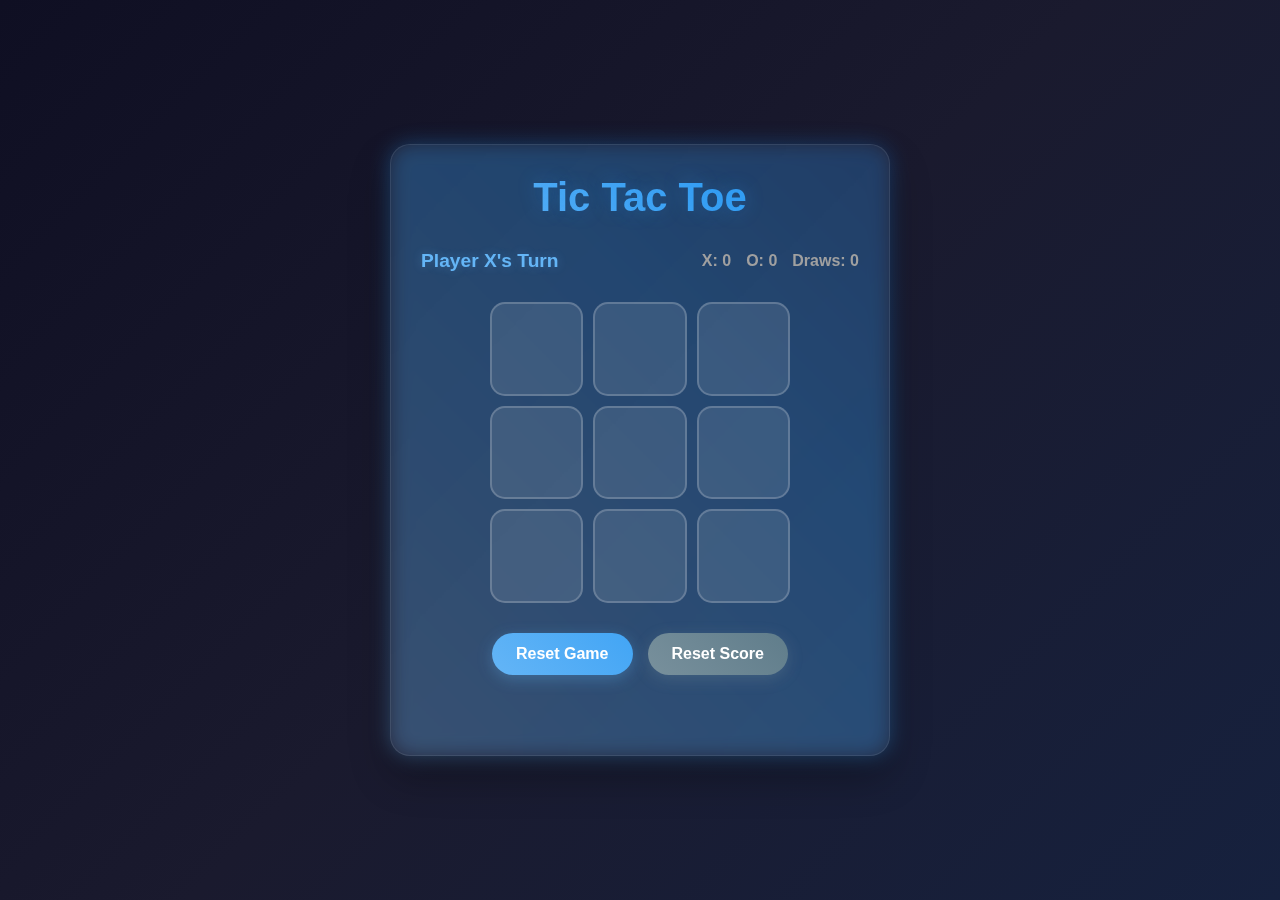
<file: 9.TIC-TAC-TOE/index.html>
<!DOCTYPE html>
<html lang="en">
<head>
    <meta charset="UTF-8">
    <meta name="viewport" content="width=device-width, initial-scale=1.0">
    <title>Tic Tac Toe - Dark Theme</title>
    <link rel="stylesheet" href="style.css">
</head>
<body>
    <div class="container">
        <h1>Tic Tac Toe</h1>
        
        <div class="game-info">
            <div class="current-player">
                Player <span id="current-player-display">X</span>'s Turn
            </div>
            <div class="score">
                <span>X: <span id="score-x">0</span></span>
                <span>O: <span id="score-o">0</span></span>
                <span>Draws: <span id="score-draw">0</span></span>
            </div>
        </div>

        <div class="game-board" id="game-board">
            <div class="cell" data-index="0"></div>
            <div class="cell" data-index="1"></div>
            <div class="cell" data-index="2"></div>
            <div class="cell" data-index="3"></div>
            <div class="cell" data-index="4"></div>
            <div class="cell" data-index="5"></div>
            <div class="cell" data-index="6"></div>
            <div class="cell" data-index="7"></div>
            <div class="cell" data-index="8"></div>
        </div>

        <div class="game-controls">
            <button id="reset-game" class="btn">Reset Game</button>
            <button id="reset-score" class="btn btn-secondary">Reset Score</button>
        </div>

        <div class="game-message" id="game-message"></div>
    </div>

    <script src="script.js"></script>
</body>
</html>
</file>
<file: 01.CounterProgram/style.css>
#countLabel {
    display: block;
    text-align: center;
    font-size: clamp(4rem, 10vw, 10rem);
    font-family: 'Arial', 'Helvetica', sans-serif;
    font-weight: bold;
    color: #2c3e50;
    margin: 2rem 0;
    text-shadow: 2px 2px 4px rgba(0, 0, 0, 0.1);
    user-select: none;
}

#buttonContainer {
    display: flex;
    justify-content: center;
    align-items: center;
    gap: 1rem;
    flex-wrap: wrap;
    padding: 2rem;
}

.buttons {
    padding: 0.75rem 1.5rem;
    font-family: 'Arial', 'Helvetica', sans-serif;
    font-size: 1.2rem;
    font-weight: 600;
    color: #ffffff;
    background: linear-gradient(135deg, #ff6b35, #f7931e);
    border: none;
    border-radius: 12px;
    cursor: pointer;
    transition: all 0.3s cubic-bezier(0.4, 0, 0.2, 1);
    box-shadow: 0 4px 12px rgba(247, 147, 30, 0.3);
    min-width: 100px;
    position: relative;
    overflow: hidden;
}

.buttons::before {
    content: '';
    position: absolute;
    top: 0;
    left: -100%;
    width: 100%;
    height: 100%;
    background: linear-gradient(90deg, transparent, rgba(255, 255, 255, 0.2), transparent);
    transition: left 0.5s;
}

.buttons:hover {
    background: linear-gradient(135deg, #e55a2b, #de7f1a);
    transform: translateY(-2px);
    box-shadow: 0 8px 20px rgba(247, 147, 30, 0.4);
}

.buttons:hover::before {
    left: 100%;
}

.buttons:active {
    transform: translateY(0);
    box-shadow: 0 2px 8px rgba(247, 147, 30, 0.3);
}

.buttons:focus {
    outline: none;
    box-shadow: 0 0 0 3px rgba(247, 147, 30, 0.5);
}
</file>
<file: 03.TemperatureConverter/style.css>
body {
    font-family: 'Arial', sans-serif;
    background: linear-gradient(135deg, #667eea 0%, #764ba2 100%);
    min-height: 100vh;
    display: flex;
    justify-content: center;
    align-items: center;
    margin: 0;
    padding: 20px;
}

form {
    background: rgba(255, 255, 255, 0.95);
    backdrop-filter: blur(10px);
    padding: 40px;
    border-radius: 20px;
    box-shadow: 0 20px 40px rgba(0, 0, 0, 0.1);
    text-align: center;
    max-width: 400px;
    width: 100%;
    transform: translateY(0);
    transition: transform 0.3s ease, box-shadow 0.3s ease;
}

form:hover {
    transform: translateY(-5px);
    box-shadow: 0 25px 50px rgba(0, 0, 0, 0.15);
}

h1 {
    color: #333;
    margin-bottom: 30px;
    font-size: 2.2em;
    font-weight: 300;
    text-shadow: 0 2px 4px rgba(0, 0, 0, 0.1);
}

#textbox {
    width: 100%;
    padding: 15px;
    margin: 20px 0;
    border: 2px solid #ddd;
    border-radius: 10px;
    font-size: 1.2em;
    text-align: center;
    box-sizing: border-box;
    transition: border-color 0.3s ease, box-shadow 0.3s ease;
}

#textbox:focus {
    outline: none;
    border-color: #667eea;
    box-shadow: 0 0 0 3px rgba(102, 126, 234, 0.2);
}

.radio-group {
    margin: 25px 0;
    text-align: left;
}

.radio-option {
    display: flex;
    align-items: center;
    margin: 15px 0;
    padding: 15px;
    background: rgba(102, 126, 234, 0.05);
    border-radius: 10px;
    transition: background-color 0.3s ease, transform 0.2s ease;
    cursor: pointer;
}

.radio-option:hover {
    background: rgba(102, 126, 234, 0.1);
    transform: translateX(5px);
}

.radio-option input[type="radio"] {
    margin-right: 12px;
    transform: scale(1.2);
    cursor: pointer;
}

.radio-option label {
    font-size: 1.1em;
    color: #555;
    cursor: pointer;
    flex-grow: 1;
}

button {
    background: linear-gradient(45deg, #667eea, #764ba2);
    color: white;
    border: none;
    padding: 15px 30px;
    font-size: 1.1em;
    border-radius: 25px;
    cursor: pointer;
    margin: 20px 0;
    transition: transform 0.2s ease, box-shadow 0.2s ease;
    font-weight: 500;
}

button:hover {
    transform: translateY(-2px);
    box-shadow: 0 10px 20px rgba(102, 126, 234, 0.3);
}

button:active {
    transform: translateY(0);
}

#result {
    margin-top: 20px;
    padding: 20px;
    background: rgba(102, 126, 234, 0.1);
    border-radius: 10px;
    font-size: 1.2em;
    color: #333;
    font-weight: 500;
    min-height: 20px;
    display: flex;
    align-items: center;
    justify-content: center;
}
</file>
<file: 05.DigitalClockProgram/style.css>
* {
    margin: 0;
    padding: 0;
    box-sizing: border-box;
}

.hero {
    width: 100%;
    min-height: 100vh;
    background: linear-gradient(135deg, #08001f, #30197d, #5b2c87);
    color: white;
    position: relative;
    display: flex;
    align-items: center;
    justify-content: center;
    overflow: hidden;
}

.container {
    width: min(800px, 90%);
    height: 180px;
    position: relative;
    font-family: 'Franklin Gothic Medium', 'Arial Narrow', Arial, sans-serif;
}

.clock {
    width: 100%;
    height: 100%;
    background: rgba(235, 0, 255, 0.11);
    border-radius: 15px;
    display: flex;
    align-items: center;
    justify-content: center;
    backdrop-filter: blur(40px);
    border: 1px solid rgba(255, 255, 255, 0.1);
    box-shadow: 0 20px 40px rgba(0, 0, 0, 0.3);
    position: relative;
    z-index: 1;
}

.container::before {
    content: '';
    width: 180px;
    height: 180px;
    background: linear-gradient(45deg, #f41b75, #ff6b9d);
    border-radius: 10px;
    position: absolute;
    left: -50px;
    top: -50px;
    z-index: -1;
    animation: float 6s ease-in-out infinite;
}

.container::after {
    content: '';
    width: 180px;
    height: 180px;
    background: linear-gradient(45deg, #419aff, #62d0ff);
    border-radius: 50%;
    position: absolute;
    right: -30px;
    bottom: -50px;
    z-index: -1;
    animation: float 6s ease-in-out infinite reverse;
}

@keyframes float {
    0%, 100% { transform: translateY(0px); }
    50% { transform: translateY(-20px); }
}

.clock span {
    font-size: clamp(50px, 8vw, 80px);
    width: clamp(80px, 12vw, 110px);
    display: inline-block;
    text-align: center;
    position: relative;
    font-weight: bold;
    letter-spacing: 2px;
    transition: all 0.3s ease;
    text-shadow: 0 4px 20px rgba(0, 0, 0, 0.5);
}

.clock span:hover {
    transform: scale(1.05);
    color: #62d0ff;
    text-shadow: 0 0 20px rgba(98, 208, 255, 0.6);
}

.clock span::after {
    font-size: clamp(10px, 2vw, 12px);
    position: absolute;
    bottom: -25px;
    left: 50%;
    transform: translateX(-50%);
    opacity: 0.7;
    font-weight: normal;
    letter-spacing: 1px;
    white-space: nowrap;
}

#hrs::after {
    content: 'Hours';
}

#min::after {
    content: 'Minutes';
}

#sec::after {
    content: 'Seconds';
}

.colon {
    font-size: clamp(50px, 8vw, 80px);
    margin: 0 10px;
    animation: blink 1s infinite;
}

@keyframes blink {
    0%, 50% { opacity: 1; }
    51%, 100% { opacity: 0.3; }
}

.ampm {
    font-size: clamp(16px, 3vw, 24px);
    margin-left: 15px;
    opacity: 0.8;
    font-weight: normal;
    align-self: flex-start;
    margin-top: 10px;
}

.date-display {
    position: absolute;
    top: -40px;
    left: 50%;
    transform: translateX(-50%);
    font-size: clamp(14px, 2.5vw, 18px);
    opacity: 0.7;
    font-weight: normal;
    white-space: nowrap;
}

/* Fade-in animation */
@keyframes fadeInUp {
    from {
        opacity: 0;
        transform: translate(-50%, -30%) scale(0.9);
    }
    to {
        opacity: 1;
        transform: translate(-50%, -50%) scale(1);
    }
}

/* Mobile optimizations */
@media (max-width: 768px) {
    .container {
        height: 150px;
    }
    
    .clock span::after {
        bottom: -20px;
    }
    
    .date-display {
        top: -35px;
    }
}

@media (max-width: 480px) {
    .container {
        height: 130px;
    }
    
    .clock span::after {
        bottom: -15px;
    }
    
    .colon {
        margin: 0 5px;
    }
    
    .ampm {
        margin-left: 10px;
    }
}
</file>
<file: 06Calculator/style.css>
* {
    box-sizing: border-box;
}

body {
    margin: 0;
    padding: 20px;
    display: flex;
    justify-content: center;
    align-items: center;
    min-height: 100vh;
    background: linear-gradient(135deg, #667eea 0%, #764ba2 100%);
    font-family: 'Segoe UI', Tahoma, Geneva, Verdana, sans-serif;
}

#calculator {
    background: rgba(255, 255, 255, 0.1);
    backdrop-filter: blur(10px);
    border-radius: 20px;
    padding: 25px;
    box-shadow: 0 8px 32px rgba(0, 0, 0, 0.3);
    border: 1px solid rgba(255, 255, 255, 0.2);
    max-width: 400px;
    width: 100%;
}

#display {
    width: 100%;
    padding: 20px;
    font-size: 2.5rem;
    text-align: right;
    border: none;
    background: rgba(0, 0, 0, 0.2);
    color: white;
    border-radius: 15px;
    margin-bottom: 20px;
    font-weight: 300;
    letter-spacing: 1px;
    min-height: 80px;
    font-family: 'Courier New', monospace;
    overflow: hidden;
    white-space: nowrap;
    text-overflow: ellipsis;
}

#display:focus {
    outline: none;
}

#keys {
    display: grid;
    grid-template-columns: repeat(4, 1fr);
    gap: 15px;
}

button {
    height: 70px;
    border-radius: 15px;
    border: none;
    color: white;
    font-size: 1.5rem;
    font-weight: 600;
    cursor: pointer;
    transition: all 0.2s ease;
    backdrop-filter: blur(5px);
    border: 1px solid rgba(255, 255, 255, 0.1);
    user-select: none;
}

button:hover {
    transform: translateY(-2px);
    box-shadow: 0 4px 15px rgba(0, 0, 0, 0.2);
}

button:active {
    transform: translateY(0);
    box-shadow: 0 2px 10px rgba(0, 0, 0, 0.2);
}

/* Number buttons */
.number {
    background: rgba(255, 255, 255, 0.2);
}

.number:hover {
    background: rgba(255, 255, 255, 0.3);
}

.number:active {
    background: rgba(255, 255, 255, 0.4);
}

/* Operator buttons */
.operator {
    background: rgba(255, 107, 107, 0.8);
    font-weight: bold;
}

.operator:hover {
    background: rgba(255, 107, 107, 1);
}

.operator:active {
    background: rgba(255, 87, 87, 1);
}

/* Special function buttons */
.clear, .delete {
    background: rgba(74, 144, 226, 0.8);
    font-weight: bold;
}

.clear:hover, .delete:hover {
    background: rgba(74, 144, 226, 1);
}

.clear:active, .delete:active {
    background: rgba(54, 124, 206, 1);
}

/* Equals button */
.equals {
    background: rgba(46, 204, 113, 0.8);
    font-weight: bold;
    grid-row: span 2;
}

.equals:hover {
    background: rgba(46, 204, 113, 1);
}

.equals:active {
    background: rgba(26, 184, 93, 1);
}

/* Zero button spans two columns */
.zero {
    grid-column: span 2;
}

/* Responsive design */
@media (max-width: 480px) {
    body {
        padding: 10px;
    }
    
    #calculator {
        padding: 20px;
        max-width: 100%;
    }
    
    #display {
        font-size: 2rem;
        min-height: 60px;
        padding: 15px;
    }
    
    button {
        height: 60px;
        font-size: 1.3rem;
    }
    
    #keys {
        gap: 10px;
    }
}

@media (max-width: 320px) {
    #display {
        font-size: 1.5rem;
    }
    
    button {
        height: 50px;
        font-size: 1.1rem;
    }
}
</file>
<file: 07.Stopwatch/style.css>
* {
    margin: 0;
    padding: 0;
    box-sizing: border-box;
}

body {
    display: flex;
    flex-direction: column;
    align-items: center;
    justify-content: center;
    min-height: 100vh;
    background: 
        radial-gradient(circle at 25% 25%, rgba(120, 119, 198, 0.3) 0%, transparent 50%),
        radial-gradient(circle at 75% 75%, rgba(255, 119, 198, 0.2) 0%, transparent 50%),
        linear-gradient(135deg, #0a0a0a 0%, #1a1a1a 50%, #0f0f0f 100%);
    font-family: 'Inter', -apple-system, BlinkMacSystemFont, sans-serif;
    padding: 20px;
    color: #e4e4e7;
}

h1 {
    text-align: center;
    font-size: 2.5rem;
    color: #f4f4f5;
    margin-bottom: 3rem;
    font-weight: 300;
    letter-spacing: 8px;
    text-transform: uppercase;
    opacity: 0.9;
}

#container {
    display: flex;
    flex-direction: column;
    align-items: center;
    background: rgba(20, 20, 20, 0.8);
    backdrop-filter: blur(20px);
    border-radius: 24px;
    padding: 3rem;
    box-shadow: 
        0 8px 32px rgba(0, 0, 0, 0.3),
        0 0 0 1px rgba(255, 255, 255, 0.05),
        inset 0 1px 0 rgba(255, 255, 255, 0.1);
    border: 1px solid rgba(255, 255, 255, 0.1);
    min-width: 480px;
    max-width: 600px;
}

#display {
    font-size: 4rem;
    font-family: 'SF Mono', 'Monaco', 'Cascadia Code', monospace;
    font-weight: 400;
    color: #f8fafc;
    margin-bottom: 2.5rem;
    padding: 1.5rem 2rem;
    background: 
        linear-gradient(135deg, rgba(255, 255, 255, 0.08) 0%, rgba(255, 255, 255, 0.02) 100%);
    border-radius: 16px;
    border: 1px solid rgba(255, 255, 255, 0.1);
    min-width: 360px;
    text-align: center;
    transition: all 0.3s ease;
    position: relative;
}

#display.running {
    color: #34d399;
    background: 
        linear-gradient(135deg, rgba(52, 211, 153, 0.1) 0%, rgba(52, 211, 153, 0.05) 100%);
    border-color: rgba(52, 211, 153, 0.2);
    box-shadow: 
        0 0 24px rgba(52, 211, 153, 0.1),
        inset 0 1px 0 rgba(255, 255, 255, 0.1);
}

#controls {
    display: flex;
    gap: 1rem;
    margin-bottom: 2rem;
    flex-wrap: wrap;
    justify-content: center;
}

button {
    padding: 0.875rem 1.5rem;
    font-size: 0.875rem;
    font-weight: 500;
    border: none;
    border-radius: 12px;
    cursor: pointer;
    transition: all 0.2s ease;
    text-transform: uppercase;
    letter-spacing: 1px;
    min-width: 100px;
    font-family: inherit;
    position: relative;
    overflow: hidden;
}

button:hover {
    transform: translateY(-1px);
}

button:active {
    transform: translateY(0);
}

button:disabled {
    opacity: 0.5;
    cursor: not-allowed;
    transform: none;
}

#start {
    background: linear-gradient(135deg, #10b981, #059669);
    color: white;
    box-shadow: 0 4px 12px rgba(16, 185, 129, 0.3);
}

#start:hover:not(:disabled) {
    background: linear-gradient(135deg, #059669, #047857);
    box-shadow: 0 6px 16px rgba(16, 185, 129, 0.4);
}

#start.stop {
    background: linear-gradient(135deg, #ef4444, #dc2626);
    box-shadow: 0 4px 12px rgba(239, 68, 68, 0.3);
}

#start.stop:hover {
    background: linear-gradient(135deg, #dc2626, #b91c1c);
    box-shadow: 0 6px 16px rgba(239, 68, 68, 0.4);
}

#reset {
    background: linear-gradient(135deg, #6b7280, #4b5563);
    color: white;
    box-shadow: 0 4px 12px rgba(107, 114, 128, 0.3);
}

#reset:hover:not(:disabled) {
    background: linear-gradient(135deg, #4b5563, #374151);
    box-shadow: 0 6px 16px rgba(107, 114, 128, 0.4);
}

#lap {
    background: linear-gradient(135deg, #3b82f6, #2563eb);
    color: white;
    box-shadow: 0 4px 12px rgba(59, 130, 246, 0.3);
}

#lap:hover:not(:disabled) {
    background: linear-gradient(135deg, #2563eb, #1d4ed8);
    box-shadow: 0 6px 16px rgba(59, 130, 246, 0.4);
}

#lap-times {
    width: 100%;
    max-height: 240px;
    overflow-y: auto;
    margin-top: 1rem;
    scrollbar-width: thin;
    scrollbar-color: rgba(156, 163, 175, 0.5) transparent;
}

#lap-times::-webkit-scrollbar {
    width: 6px;
}

#lap-times::-webkit-scrollbar-track {
    background: rgba(255, 255, 255, 0.05);
    border-radius: 3px;
}

#lap-times::-webkit-scrollbar-thumb {
    background: rgba(156, 163, 175, 0.5);
    border-radius: 3px;
}

#lap-times::-webkit-scrollbar-thumb:hover {
    background: rgba(156, 163, 175, 0.7);
}

.lap-time {
    display: flex;
    justify-content: space-between;
    align-items: center;
    padding: 0.75rem 1rem;
    margin: 0.5rem 0;
    background: rgba(255, 255, 255, 0.03);
    border-radius: 12px;
    border: 1px solid rgba(255, 255, 255, 0.05);
    font-family: 'SF Mono', 'Monaco', monospace;
    font-weight: 400;
    color: #e4e4e7;
    animation: lapSlideIn 0.3s ease-out;
    position: relative;
}

.lap-time::before {
    content: '';
    position: absolute;
    left: 0;
    top: 0;
    width: 3px;
    height: 100%;
    background: linear-gradient(135deg, #3b82f6, #8b5cf6);
    border-radius: 0 12px 12px 0;
}

.lap-time:nth-child(odd)::before {
    background: linear-gradient(135deg, #10b981, #3b82f6);
}

.lap-number {
    font-size: 0.875rem;
    color: #9ca3af;
    text-transform: uppercase;
    letter-spacing: 0.5px;
}

.lap-duration {
    font-size: 1rem;
    color: #f8fafc;
    font-weight: 500;
}

@keyframes lapSlideIn {
    from {
        opacity: 0;
        transform: translateY(-10px);
    }
    to {
        opacity: 1;
        transform: translateY(0);
    }
}

/* Responsive design */
@media (max-width: 700px) {
    h1 {
        font-size: 2rem;
        letter-spacing: 4px;
    }
    
    #container {
        min-width: 320px;
        padding: 2rem;
    }
    
    #display {
        font-size: 3rem;
        min-width: 280px;
    }
    
    #controls {
        flex-direction: column;
        align-items: center;
        gap: 0.75rem;
    }
    
    button {
        width: 100%;
        max-width: 200px;
    }
}

@media (max-width: 480px) {
    h1 {
        font-size: 1.75rem;
        letter-spacing: 2px;
    }
    
    #container {
        min-width: 280px;
        padding: 1.5rem;
    }
    
    #display {
        font-size: 2.5rem;
        min-width: 240px;
        padding: 1rem 1.5rem;
    }
    
    button {
        padding: 0.75rem 1.25rem;
        font-size: 0.8rem;
    }
}
</file>
<file: 08.Rock-Paper-scissors/style.css>
/* External CSS - Elegant Dark Theme */
* {
    margin: 0;
    padding: 0;
    box-sizing: border-box;
}

body {
    font-family: 'Inter', -apple-system, BlinkMacSystemFont, 'Segoe UI', Roboto, sans-serif;
    background: linear-gradient(135deg, #0c0c0c 0%, #1a1a1a 50%, #0f0f0f 100%);
    min-height: 100vh;
    display: flex;
    align-items: center;
    justify-content: center;
    color: #e5e7eb;
    overflow-x: hidden;
    overflow-y: auto;
    position: relative;
    padding: 1rem;
}

body::before {
    content: '';
    position: absolute;
    top: 0;
    left: 0;
    right: 0;
    bottom: 0;
    background: 
        radial-gradient(circle at 20% 80%, rgba(120, 119, 198, 0.1) 0%, transparent 50%),
        radial-gradient(circle at 80% 20%, rgba(255, 119, 198, 0.1) 0%, transparent 50%);
    pointer-events: none;
    z-index: 1;
}

.game-container {
    background: rgba(17, 17, 17, 0.95);
    backdrop-filter: blur(20px);
    border-radius: 24px;
    padding: 2rem;
    box-shadow: 
        0 25px 50px -12px rgba(0, 0, 0, 0.8),
        0 0 0 1px rgba(255, 255, 255, 0.05),
        inset 0 1px 0 rgba(255, 255, 255, 0.1);
    border: 1px solid rgba(255, 255, 255, 0.1);
    text-align: center;
    max-width: 450px;
    width: 100%;
    max-height: 90vh;
    overflow-y: auto;
    position: relative;
    z-index: 2;
    animation: slideIn 0.8s ease-out;
}

@keyframes slideIn {
    from {
        opacity: 0;
        transform: translateY(-30px);
    }
    to {
        opacity: 1;
        transform: translateY(0);
    }
}

h1 {
    font-size: 1.8rem;
    font-weight: 700;
    margin-bottom: 1.5rem;
    background: linear-gradient(135deg, #ffffff 0%, #a1a1aa 100%);
    -webkit-background-clip: text;
    -webkit-text-fill-color: transparent;
    background-clip: text;
    text-shadow: 0 0 30px rgba(255, 255, 255, 0.1);
    letter-spacing: -0.5px;
}

.score-board {
    display: flex;
    justify-content: space-between;
    margin: 1.5rem 0;
    padding: 1rem;
    background: rgba(0, 0, 0, 0.3);
    border-radius: 16px;
    border: 1px solid rgba(255, 255, 255, 0.08);
    backdrop-filter: blur(10px);
}

.score-item {
    text-align: center;
    flex: 1;
}

.score-label {
    font-size: 0.875rem;
    color: #9ca3af;
    margin-bottom: 0.5rem;
    font-weight: 500;
    text-transform: uppercase;
    letter-spacing: 0.5px;
}

.score-value {
    font-size: 2rem;
    font-weight: 700;
    color: #ffffff;
    background: linear-gradient(135deg, #fbbf24 0%, #f59e0b 100%);
    -webkit-background-clip: text;
    -webkit-text-fill-color: transparent;
    background-clip: text;
}

.choices {
    display: flex;
    justify-content: center;
    gap: 1rem;
    margin: 1.5rem 0;
    flex-wrap: wrap;
}

.choice-btn {
    background: linear-gradient(135deg, #18181b 0%, #27272a 100%);
    border: 1px solid rgba(255, 255, 255, 0.12);
    border-radius: 50%;
    width: 75px;
    height: 75px;
    font-size: 2rem;
    color: #e5e7eb;
    cursor: pointer;
    transition: all 0.3s cubic-bezier(0.4, 0, 0.2, 1);
    box-shadow: 
        0 4px 6px -1px rgba(0, 0, 0, 0.5),
        0 2px 4px -1px rgba(0, 0, 0, 0.3);
    position: relative;
    overflow: hidden;
}

.choice-btn:hover {
    transform: translateY(-4px);
    box-shadow: 
        0 20px 25px -5px rgba(0, 0, 0, 0.6),
        0 10px 10px -5px rgba(0, 0, 0, 0.4);
    background: linear-gradient(135deg, #1f1f23 0%, #2d2d32 100%);
    border-color: rgba(255, 255, 255, 0.2);
}

.choice-btn:active {
    transform: translateY(-2px);
    box-shadow: 
        0 10px 15px -3px rgba(0, 0, 0, 0.5),
        0 4px 6px -2px rgba(0, 0, 0, 0.3);
}

.choice-btn::before {
    content: '';
    position: absolute;
    top: 0;
    left: -100%;
    width: 100%;
    height: 100%;
    background: linear-gradient(90deg, transparent, rgba(255, 255, 255, 0.1), transparent);
    transition: left 0.5s ease;
}

.choice-btn:hover::before {
    left: 100%;
}

.game-display {
    margin: 1.5rem 0;
    padding: 1rem;
    background: rgba(0, 0, 0, 0.2);
    border-radius: 16px;
    border: 1px solid rgba(255, 255, 255, 0.06);
    backdrop-filter: blur(10px);
}

.player-choice, .computer-choice {
    font-size: 1.1rem;
    margin: 0.8rem 0;
    padding: 0.75rem;
    background: rgba(255, 255, 255, 0.03);
    border-radius: 12px;
    border: 1px solid rgba(255, 255, 255, 0.05);
    color: #d1d5db;
    transition: all 0.3s ease;
}

.choice-display {
    font-size: 1.8rem;
    margin-left: 0.8rem;
    animation: bounce 0.5s ease-in-out;
}

@keyframes bounce {
    0%, 20%, 50%, 80%, 100% {
        transform: translateY(0);
    }
    40% {
        transform: translateY(-8px);
    }
    60% {
        transform: translateY(-4px);
    }
}

.result-display {
    font-size: 1.5rem;
    font-weight: 600;
    margin: 1.5rem 0;
    min-height: 50px;
    display: flex;
    align-items: center;
    justify-content: center;
    transition: all 0.3s ease;
    color: #9ca3af;
    letter-spacing: 0.5px;
}

.result-win {
    background: linear-gradient(135deg, #10b981 0%, #059669 100%);
    -webkit-background-clip: text;
    -webkit-text-fill-color: transparent;
    background-clip: text;
    animation: pulse 0.6s ease-in-out;
}

.result-lose {
    background: linear-gradient(135deg, #ef4444 0%, #dc2626 100%);
    -webkit-background-clip: text;
    -webkit-text-fill-color: transparent;
    background-clip: text;
    animation: shake 0.5s ease-in-out;
}

.result-tie {
    background: linear-gradient(135deg, #f59e0b 0%, #d97706 100%);
    -webkit-background-clip: text;
    -webkit-text-fill-color: transparent;
    background-clip: text;
    animation: fadeIn 0.5s ease-in-out;
}

@keyframes pulse {
    0% {
        transform: scale(1);
    }
    50% {
        transform: scale(1.05);
    }
    100% {
        transform: scale(1);
    }
}

@keyframes shake {
    0%, 100% {
        transform: translateX(0);
    }
    25% {
        transform: translateX(-4px);
    }
    75% {
        transform: translateX(4px);
    }
}

@keyframes fadeIn {
    from {
        opacity: 0;
        transform: translateY(10px);
    }
    to {
        opacity: 1;
        transform: translateY(0);
    }
}

.reset-btn {
    background: linear-gradient(135deg, #374151 0%, #4b5563 100%);
    border: 1px solid rgba(255, 255, 255, 0.1);
    border-radius: 12px;
    padding: 0.7rem 1.5rem;
    font-size: 0.9rem;
    color: #e5e7eb;
    cursor: pointer;
    transition: all 0.3s ease;
    box-shadow: 
        0 4px 6px -1px rgba(0, 0, 0, 0.3),
        0 2px 4px -1px rgba(0, 0, 0, 0.2);
    margin-top: 1rem;
    font-weight: 500;
}

.reset-btn:hover {
    transform: translateY(-2px);
    background: linear-gradient(135deg, #4b5563 0%, #6b7280 100%);
    box-shadow: 
        0 10px 15px -3px rgba(0, 0, 0, 0.4),
        0 4px 6px -2px rgba(0, 0, 0, 0.3);
    border-color: rgba(255, 255, 255, 0.15);
}

.reset-btn:active {
    transform: translateY(0);
}

.game-rules {
    margin-top: 1.5rem;
    padding: 0.8rem;
    background: rgba(0, 0, 0, 0.2);
    border-radius: 12px;
    border: 1px solid rgba(255, 255, 255, 0.05);
    font-size: 0.8rem;
    color: #9ca3af;
    line-height: 1.4;
}

/* Responsive Design */
@media (max-width: 768px) {
    .game-container {
        padding: 2rem;
        margin: 1rem;
    }
    
    h1 {
        font-size: 1.8rem;
    }
    
    .choice-btn {
        width: 75px;
        height: 75px;
        font-size: 2rem;
    }
    
    .choices {
        gap: 1rem;
    }
    
    .result-display {
        font-size: 1.5rem;
    }
    
    .score-board {
        padding: 1rem;
    }
}

@media (max-width: 480px) {
    .game-container {
        padding: 1.5rem;
    }
    
    h1 {
        font-size: 1.5rem;
    }
    
    .choice-btn {
        width: 65px;
        height: 65px;
        font-size: 1.8rem;
    }
    
    .score-value {
        font-size: 1.5rem;
    }
}
</file>
<file: 02.Numberguesser/style.css>
/* Reset & base styles */
* {
    margin: 0;
    padding: 0;
    box-sizing: border-box;
}

body {
    font-family: 'Arial', sans-serif;
    background: linear-gradient(135deg, #667eea 0%, #764ba2 100%);
    min-height: 100vh;
    display: flex;
    flex-direction: column;
    justify-content: center;
    align-items: center;
    color: white;
    padding: 20px;
}

/* Heading & description */
h1 {
    font-size: 3rem;
    margin-bottom: 1rem;
    text-shadow: 2px 2px 4px rgba(0, 0, 0, 0.3);
    animation: pulse 2s ease-in-out infinite alternate;
    text-align: center;
}

@keyframes pulse {
    from { transform: scale(1); }
    to { transform: scale(1.05); }
}

p {
    font-size: 1.2rem;
    text-align: center;
    margin-bottom: 2rem;
    max-width: 500px;
    line-height: 1.6;
    opacity: 0.9;
}

/* Game container */
.game-container {
    background: rgba(255, 255, 255, 0.1);
    backdrop-filter: blur(10px);
    border-radius: 20px;
    padding: 3rem;
    box-shadow: 0 8px 32px rgba(0, 0, 0, 0.3);
    border: 1px solid rgba(255, 255, 255, 0.2);
    max-width: 500px;
    width: 100%;
}

/* Form */
.form {
    display: flex;
    flex-direction: column;
    gap: 1rem;
    align-items: center;
}

label {
    font-size: 1.1rem;
    font-weight: bold;
    text-shadow: 1px 1px 2px rgba(0, 0, 0, 0.3);
}

/* Input field */
.guessField {
    padding: 12px 20px;
    font-size: 1.1rem;
    border: none;
    border-radius: 25px;
    background: rgba(255, 255, 255, 0.9);
    color: #333;
    text-align: center;
    width: 200px;
    transition: all 0.3s ease;
    box-shadow: 0 4px 15px rgba(0, 0, 0, 0.2);
}

.guessField:focus {
    outline: none;
    transform: scale(1.05);
    box-shadow: 0 6px 20px rgba(0, 0, 0, 0.3);
    background: rgba(255, 255, 255, 1);
}

/* Visual feedback on correct/wrong input */
.guessField.correct {
    border: 2px solid #2ecc71;
    box-shadow: 0 0 10px #2ecc71;
}

.guessField.incorrect {
    border: 2px solid #e74c3c;
    box-shadow: 0 0 10px #e74c3c;
}

/* Submit button */
.guessSubmit {
    padding: 12px 30px;
    font-size: 1.1rem;
    border: none;
    border-radius: 25px;
    background: linear-gradient(45deg, #ff6b6b, #ee5a24);
    color: white;
    cursor: pointer;
    transition: all 0.3s ease;
    box-shadow: 0 4px 15px rgba(0, 0, 0, 0.2);
    font-weight: bold;
}

.guessSubmit:hover {
    transform: translateY(-2px);
    box-shadow: 0 6px 20px rgba(0, 0, 0, 0.3);
    background: linear-gradient(45deg, #ee5a24, #ff6b6b);
}

.guessSubmit:active {
    transform: translateY(0);
}

/* Results section */
.results {
    margin-top: 2rem;
    text-align: center;
}

.results > div {
    transition: all 0.4s ease;
}

.lastResult {
    font-size: 1.3rem;
    font-weight: bold;
    margin-bottom: 1rem;
    min-height: 30px;
    text-shadow: 1px 1px 2px rgba(0, 0, 0, 0.3);
}

.lowOrHi {
    font-size: 1.1rem;
    margin-bottom: 1rem;
    min-height: 25px;
    opacity: 0.9;
}

.guesses {
    font-size: 1rem;
    opacity: 0.8;
    margin-bottom: 1rem;
}

/* Restart button */
.restart-btn {
    padding: 10px 25px;
    font-size: 1rem;
    border: none;
    border-radius: 20px;
    background: linear-gradient(45deg, #2ecc71, #27ae60);
    color: white;
    cursor: pointer;
    transition: all 0.3s ease;
    box-shadow: 0 4px 15px rgba(0, 0, 0, 0.2);
    font-weight: bold;
    margin-top: 1rem;
}

.restart-btn:hover {
    transform: translateY(-2px);
    box-shadow: 0 6px 20px rgba(0, 0, 0, 0.3);
}

/* Celebration animation */
.celebration {
    animation: celebrate 0.6s ease-in-out;
}

@keyframes celebrate {
    0%   { transform: scale(1); }
    50%  { transform: scale(1.1); }
    100% { transform: scale(1); }
}

/* Win & lose styles */
.win-message {
    color: #2ecc71;
    font-size: 1.4rem;
    font-weight: bold;
    animation: glow 1s ease-in-out infinite alternate;
}

@keyframes glow {
    from { text-shadow: 0 0 10px #2ecc71; }
    to   { text-shadow: 0 0 20px #2ecc71, 0 0 30px #2ecc71; }
}

.lose-message {
    color: #e74c3c;
    font-size: 1.2rem;
    font-weight: bold;
}

/* Responsive design */
@media (max-width: 600px) {
    h1 {
        font-size: 2rem;
    }

    .game-container {
        padding: 2rem;
    }

    .guessField {
        width: 100%;
        max-width: 250px;
    }
}
</file>
<file: 04.RandomPassword generator/style.css>
/* ===== RESET ===== */
* {
    margin: 0;
    padding: 0;
    box-sizing: border-box;
    font-family: 'Segoe UI', Tahoma, Geneva, Verdana, sans-serif;
}

/* ===== BODY ===== */
body {
    background: linear-gradient(135deg, #1d2b64, #f8cdda);
    color: white;
    min-height: 100vh;
    display: flex;
    justify-content: center;
    align-items: center;
    padding: 20px;
}

/* ===== CONTAINER ===== */
.container {
    background: rgba(255, 255, 255, 0.05);
    backdrop-filter: blur(12px);
    border: 1px solid rgba(255, 255, 255, 0.15);
    border-radius: 20px;
    padding: 40px;
    max-width: 500px;
    width: 100%;
    box-shadow: 0 20px 40px rgba(0, 0, 0, 0.2);
    transition: all 0.3s ease-in-out;
}

/* ===== HEADINGS ===== */
.container h1 {
    font-size: 36px;
    font-weight: 600;
    margin-bottom: 25px;
    text-align: center;
    color: #ffffff;
}

.container h1 span {
    color: #00ffc3;
    border-bottom: 3px solid #00ffc3;
    padding-bottom: 4px;
}

/* ===== SLIDER ===== */
.slider-container {
    margin-bottom: 25px;
}

.slider-container label {
    font-size: 16px;
    margin-bottom: 8px;
    display: block;
    color: #e0e0e0;
}

#lengthSlider {
    width: 100%;
    appearance: none;
    height: 6px;
    background: #00ffc3;
    border-radius: 5px;
    outline: none;
    cursor: pointer;
}

#lengthSlider::-webkit-slider-thumb {
    appearance: none;
    width: 16px;
    height: 16px;
    border-radius: 50%;
    background: #fff;
    border: 2px solid #00ffc3;
    cursor: pointer;
}

/* ===== PASSWORD DISPLAY ===== */
.display {
    display: flex;
    align-items: center;
    background-color: rgba(255, 255, 255, 0.15);
    padding: 16px 20px;
    border-radius: 10px;
    margin-bottom: 20px;
    color: #fff;
    transition: background 0.3s;
}

.display input {
    border: none;
    background: transparent;
    color: #ffffff;
    font-size: 20px;
    width: 100%;
    outline: none;
    font-family: 'Courier New', Courier, monospace;
}

.display input::placeholder {
    color: rgba(255, 255, 255, 0.5);
}

.display img {
    width: 22px;
    height: 22px;
    cursor: pointer;
    margin-left: 10px;
   filter: invert(20%) sepia(100%) saturate(600%) hue-rotate(300deg) brightness(90%) contrast(90%);
    transition: transform 0.2s;
}

.display img:hover {
    transform: scale(1.15);
}

/* ===== BUTTON ===== */
.container button {
    background: linear-gradient(135deg, #00ffc3, #00b894);
    color: #002339;
    font-size: 20px;
    padding: 14px;
    border-radius: 10px;
    border: none;
    cursor: pointer;
    width: 100%;
    font-weight: 600;
    display: flex;
    align-items: center;
    justify-content: center;
    gap: 10px;
    box-shadow: 0 4px 20px rgba(0, 255, 195, 0.3);
    transition: all 0.3s ease;
}

.container button:hover {
    transform: translateY(-2px);
    box-shadow: 0 8px 30px rgba(0, 255, 195, 0.4);
}

.container button img {
    width: 22px;
    height: 22px;
    filter: invert(1);
}

/* ===== STRENGTH METER ===== */
#strengthMessage {
    text-align: center;
    font-size: 16px;
    color: #ffffff;
    margin-top: -10px;
    margin-bottom: 20px;
}

#strengthLevel {
    font-weight: bold;
    color: #00ffc3;
}

/* ===== RESPONSIVE ===== */
@media (max-width: 480px) {
    .container {
        padding: 30px 20px;
    }

    .container h1 {
        font-size: 28px;
    }

    .display input {
        font-size: 18px;
    }

    .container button {
        font-size: 18px;
    }
}
</file>
<file: 9.TIC-TAC-TOE/style.css>
/* Reset and base styles */
* {
    margin: 0;
    padding: 0;
    box-sizing: border-box;
}

body {
    font-family: 'Arial', sans-serif;
    background: linear-gradient(135deg, #0f0f23 0%, #1a1a2e 50%, #16213e 100%);
    color: #e0e0e0;
    min-height: 100vh;
    display: flex;
    justify-content: center;
    align-items: center;
    padding: 20px;
}

.container {
    max-width: 500px;
    width: 100%;
    text-align: center;
    background: rgba(255, 255, 255, 0.05);
    backdrop-filter: blur(10px);
    border-radius: 20px;
    border: 1px solid rgba(255, 255, 255, 0.1);
    padding: 30px;
    box-shadow: 0 20px 40px rgba(0, 0, 0, 0.3);
}

h1 {
    font-size: 2.5rem;
    margin-bottom: 30px;
    background: linear-gradient(45deg, #64b5f6, #42a5f5, #2196f3);
    -webkit-background-clip: text;
    -webkit-text-fill-color: transparent;
    background-clip: text;
    text-shadow: 0 0 20px rgba(33, 150, 243, 0.3);
}

.game-info {
    display: flex;
    justify-content: space-between;
    align-items: center;
    margin-bottom: 30px;
    flex-wrap: wrap;
    gap: 15px;
}

.current-player {
    font-size: 1.2rem;
    font-weight: bold;
    color: #64b5f6;
    text-shadow: 0 0 10px rgba(100, 181, 246, 0.3);
}

.score {
    display: flex;
    gap: 15px;
    font-size: 1rem;
    font-weight: bold;
}

.score span {
    color: #a0a0a0;
}

.game-board {
    display: grid;
    grid-template-columns: repeat(3, 1fr);
    gap: 10px;
    margin-bottom: 30px;
    max-width: 300px;
    margin-left: auto;
    margin-right: auto;
}

.cell {
    aspect-ratio: 1;
    background: rgba(255, 255, 255, 0.1);
    border: 2px solid rgba(255, 255, 255, 0.2);
    border-radius: 15px;
    display: flex;
    align-items: center;
    justify-content: center;
    font-size: 2rem;
    font-weight: bold;
    cursor: pointer;
    transition: all 0.3s ease;
    position: relative;
    overflow: hidden;
}

.cell:hover {
    background: rgba(255, 255, 255, 0.15);
    border-color: rgba(100, 181, 246, 0.5);
    transform: scale(1.05);
    box-shadow: 0 5px 15px rgba(100, 181, 246, 0.2);
}

.cell.x {
    color: #64b5f6;
    text-shadow: 0 0 20px rgba(100, 181, 246, 0.5);
}

.cell.o {
    color: #e57373;
    text-shadow: 0 0 20px rgba(229, 115, 115, 0.5);
}

.cell.winning {
    background: linear-gradient(45deg, rgba(76, 175, 80, 0.3), rgba(139, 195, 74, 0.3));
    border-color: #4caf50;
    animation: pulse 0.6s ease-in-out;
}

@keyframes pulse {
    0% { transform: scale(1); }
    50% { transform: scale(1.1); }
    100% { transform: scale(1); }
}

.game-controls {
    display: flex;
    gap: 15px;
    justify-content: center;
    margin-bottom: 20px;
    flex-wrap: wrap;
}

.btn {
    padding: 12px 24px;
    font-size: 1rem;
    font-weight: bold;
    border: none;
    border-radius: 25px;
    cursor: pointer;
    transition: all 0.3s ease;
    background: linear-gradient(45deg, #64b5f6, #42a5f5);
    color: white;
    box-shadow: 0 4px 15px rgba(100, 181, 246, 0.3);
}

.btn:hover {
    transform: translateY(-2px);
    box-shadow: 0 6px 20px rgba(100, 181, 246, 0.4);
}

.btn:active {
    transform: translateY(0);
}

.btn-secondary {
    background: linear-gradient(45deg, #78909c, #607d8b);
    box-shadow: 0 4px 15px rgba(120, 144, 156, 0.3);
}

.btn-secondary:hover {
    box-shadow: 0 6px 20px rgba(120, 144, 156, 0.4);
}

.game-message {
    font-size: 1.3rem;
    font-weight: bold;
    min-height: 30px;
    display: flex;
    align-items: center;
    justify-content: center;
    color: #4caf50;
    text-shadow: 0 0 10px rgba(76, 175, 80, 0.3);
}

/* Responsive design */
@media (max-width: 600px) {
    .container {
        padding: 20px;
        margin: 10px;
    }
    
    h1 {
        font-size: 2rem;
        margin-bottom: 20px;
    }
    
    .game-info {
        flex-direction: column;
        gap: 10px;
    }
    
    .current-player {
        font-size: 1.1rem;
    }
    
    .score {
        font-size: 0.9rem;
        gap: 10px;
    }
    
    .game-board {
        max-width: 250px;
        gap: 8px;
    }
    
    .cell {
        font-size: 1.5rem;
    }
    
    .btn {
        padding: 10px 20px;
        font-size: 0.9rem;
    }
    
    .game-message {
        font-size: 1.1rem;
    }
}

@media (max-width: 400px) {
    .container {
        padding: 15px;
    }
    
    h1 {
        font-size: 1.8rem;
    }
    
    .game-board {
        max-width: 200px;
        gap: 6px;
    }
    
    .cell {
        font-size: 1.3rem;
        border-radius: 10px;
    }
    
    .score {
        flex-direction: column;
        gap: 5px;
    }
    
    .game-controls {
        flex-direction: column;
        gap: 10px;
    }
}

/* Dark theme enhancements */
.cell::before {
    content: '';
    position: absolute;
    top: 0;
    left: 0;
    right: 0;
    bottom: 0;
    background: linear-gradient(45deg, transparent, rgba(255, 255, 255, 0.05), transparent);
    opacity: 0;
    transition: opacity 0.3s ease;
}

.cell:hover::before {
    opacity: 1;
}

/* Additional glow effects */
.container::before {
    content: '';
    position: absolute;
    top: -2px;
    left: -2px;
    right: -2px;
    bottom: -2px;
    background: linear-gradient(45deg, #64b5f6, #42a5f5, #2196f3, #1976d2);
    border-radius: 22px;
    z-index: -1;
    opacity: 0.3;
    filter: blur(10px);
}
</file>
